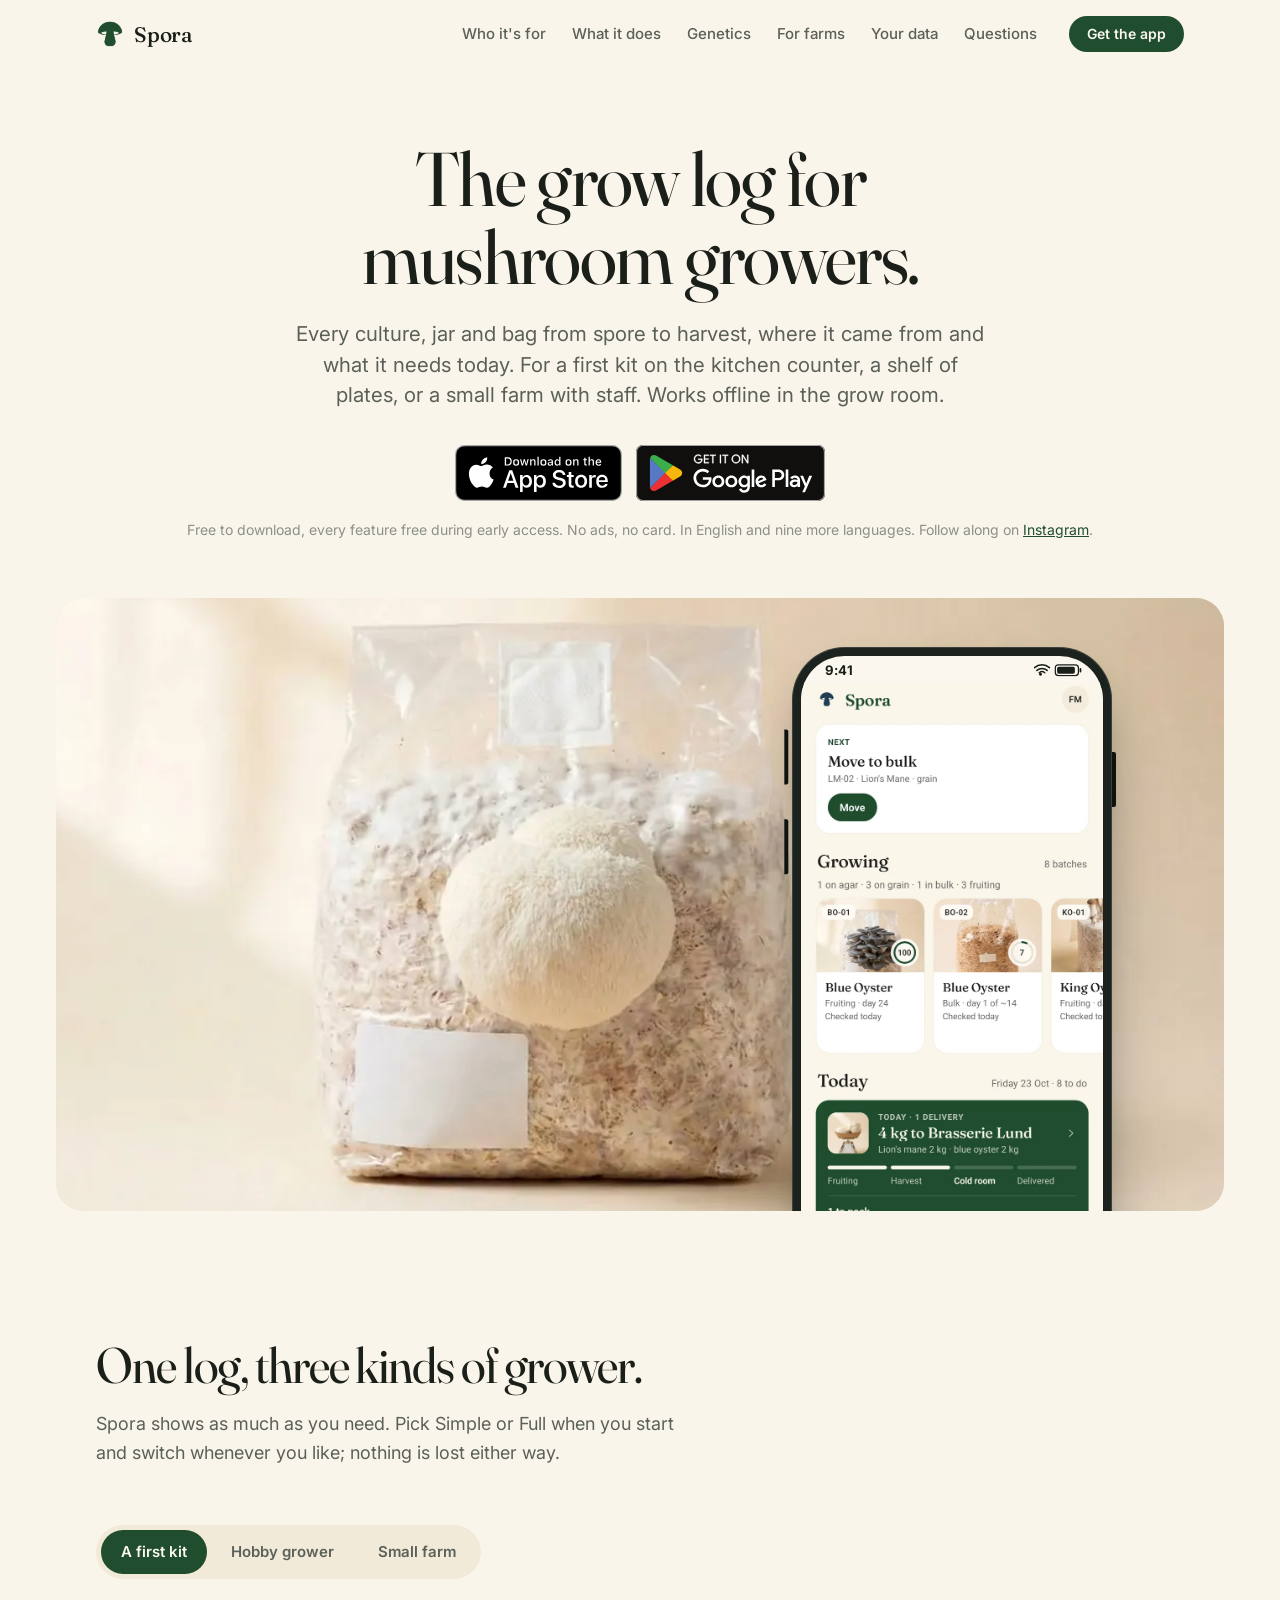
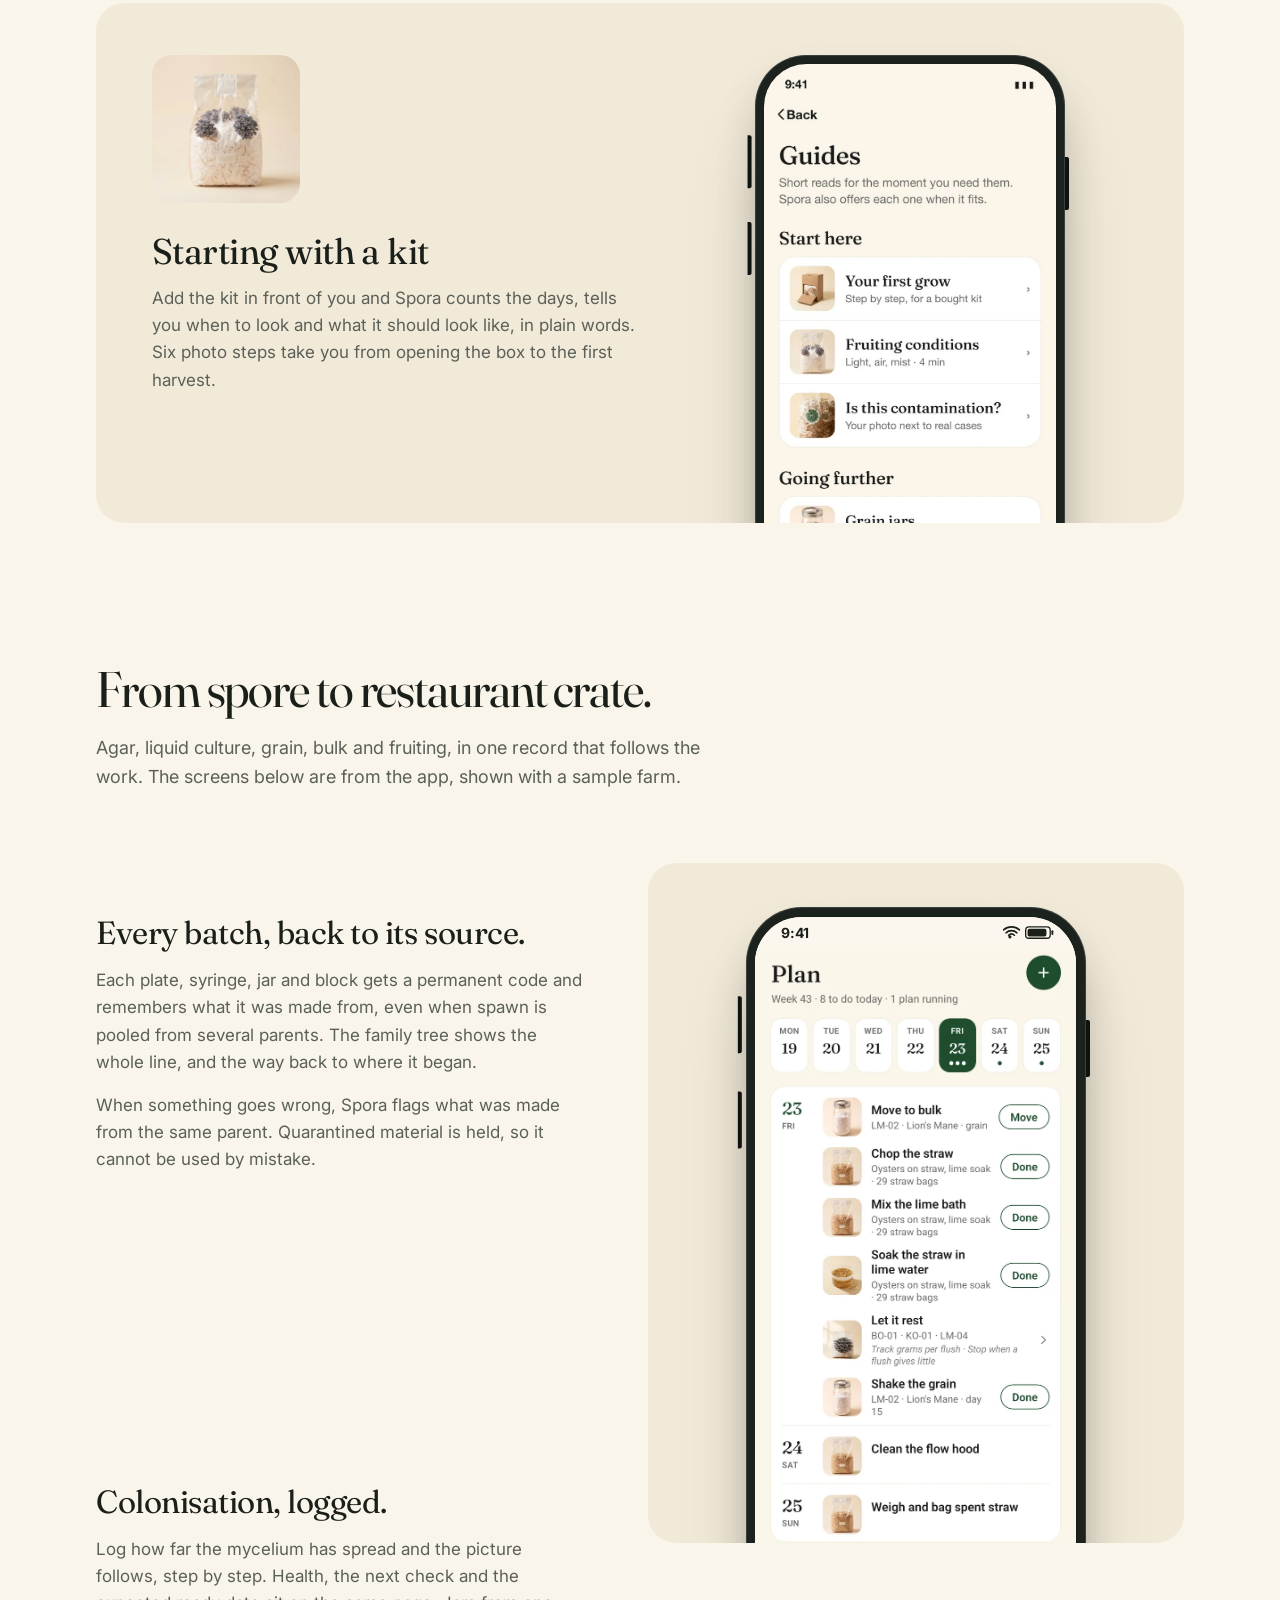
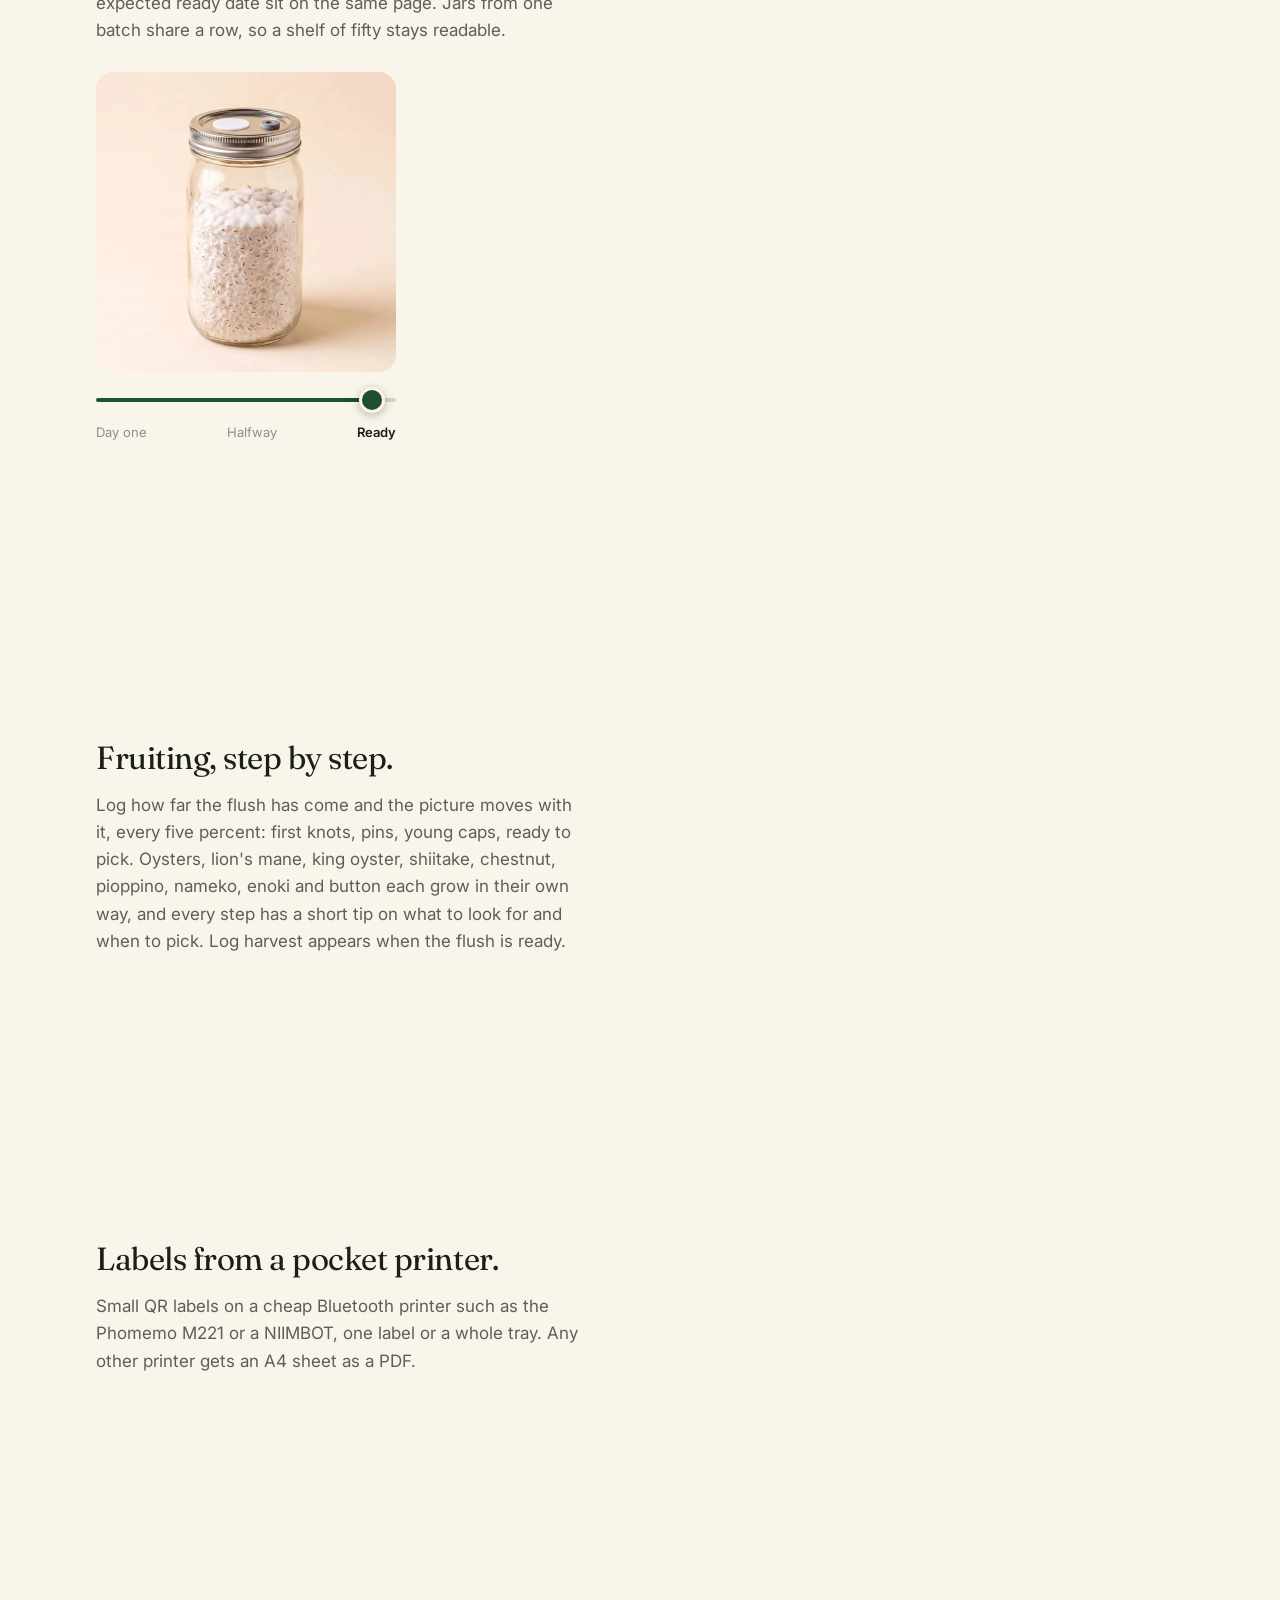
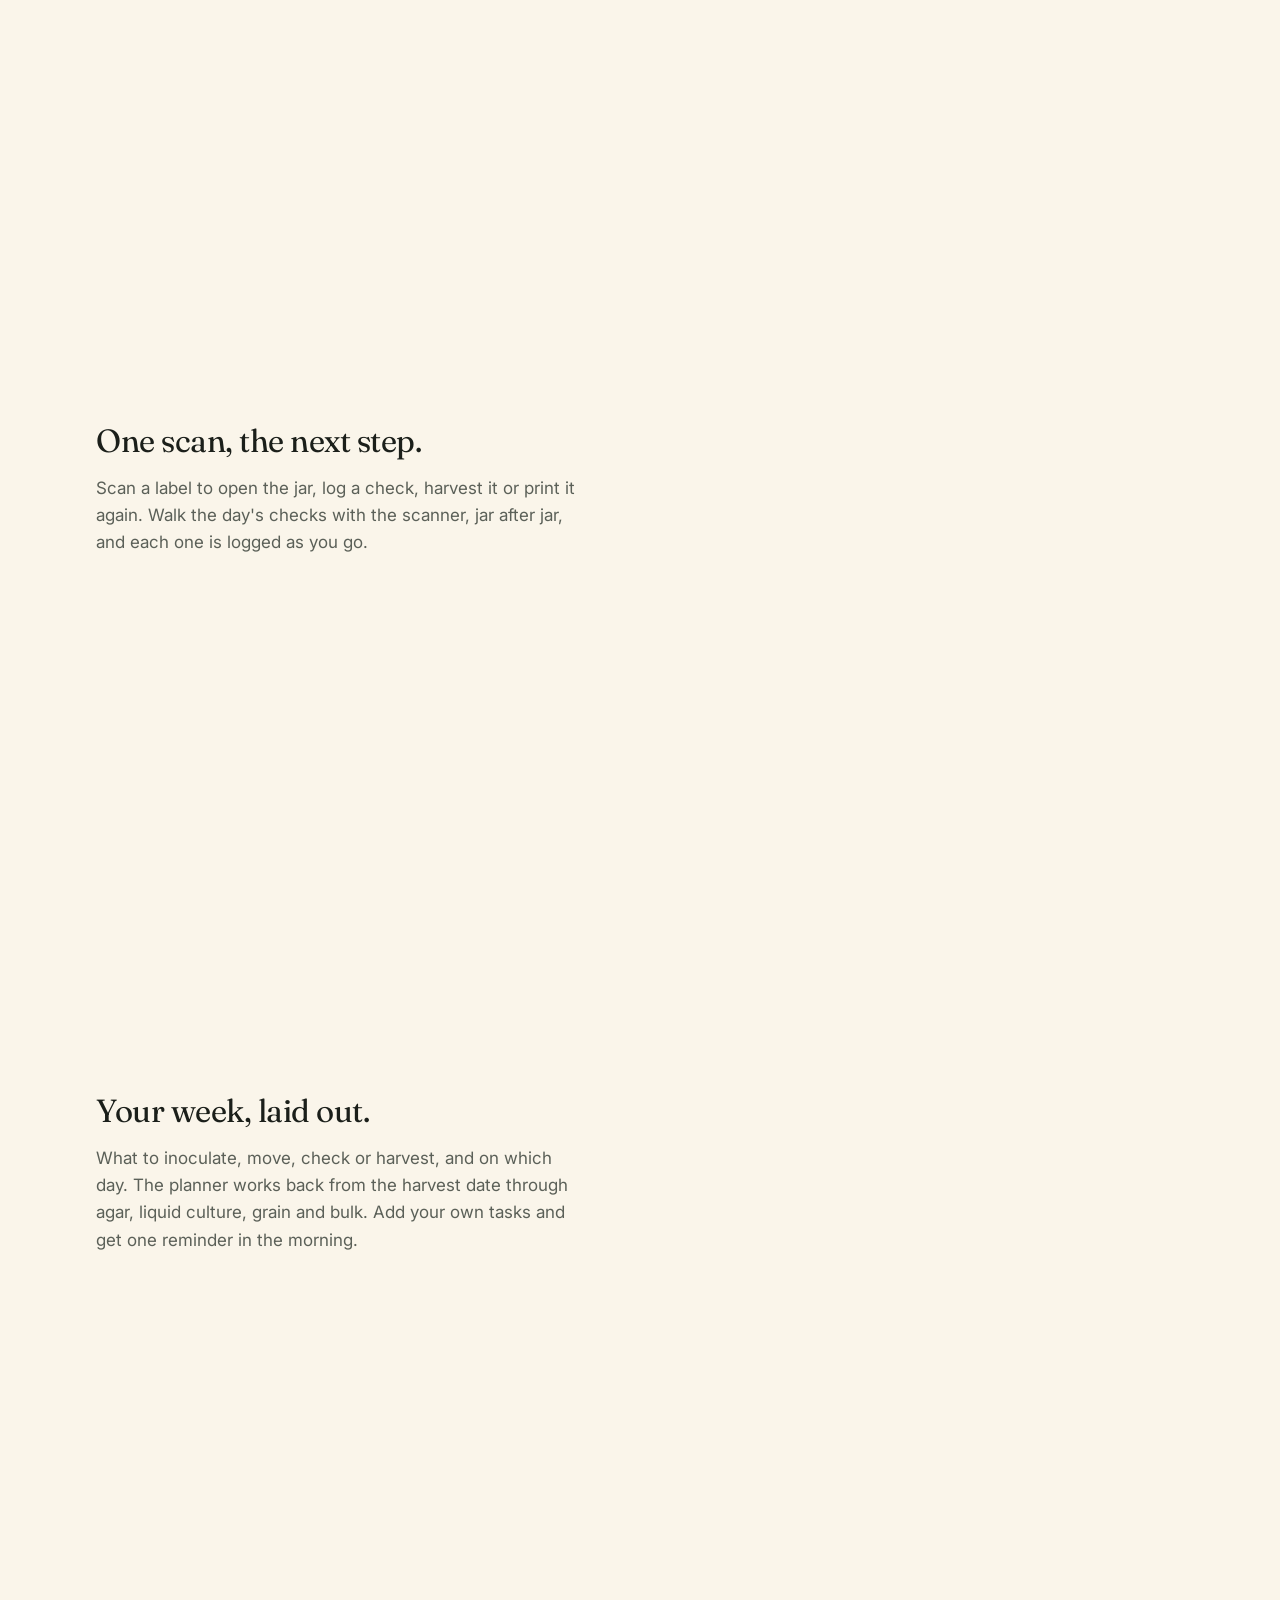
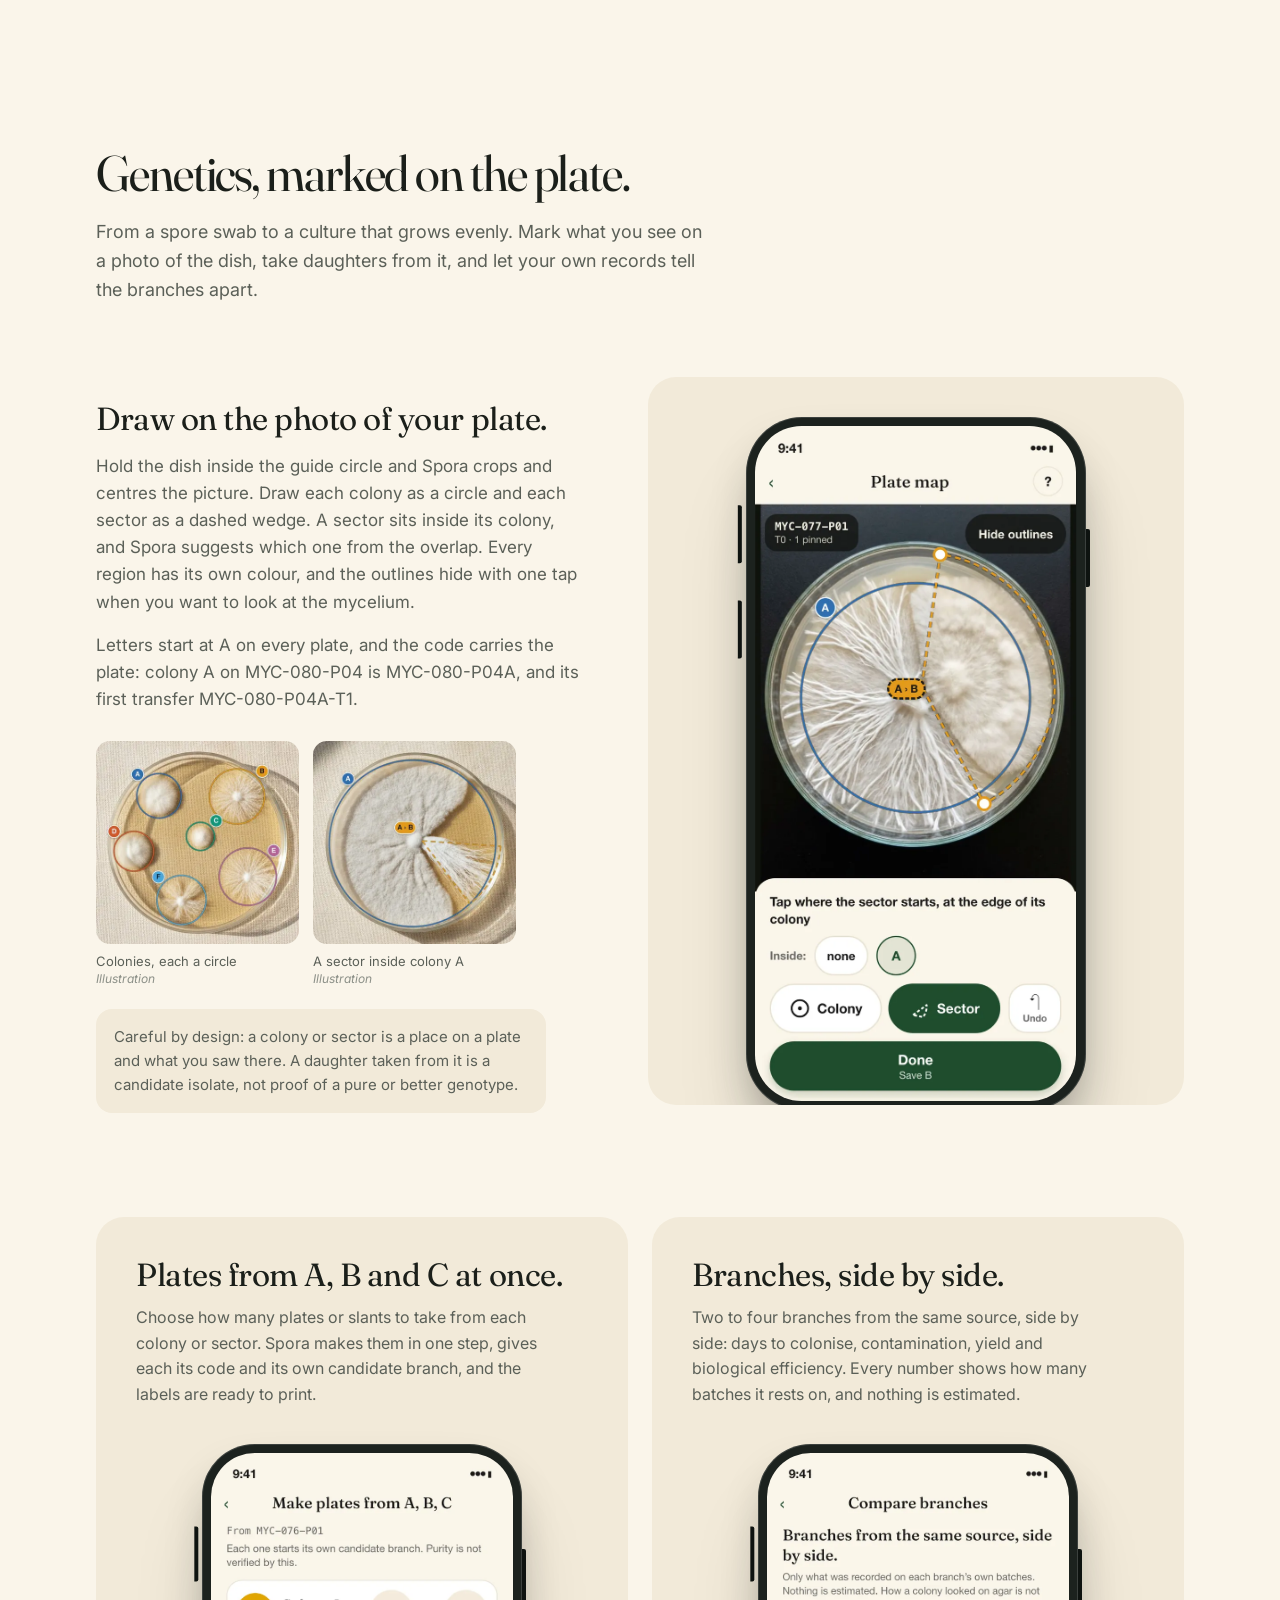
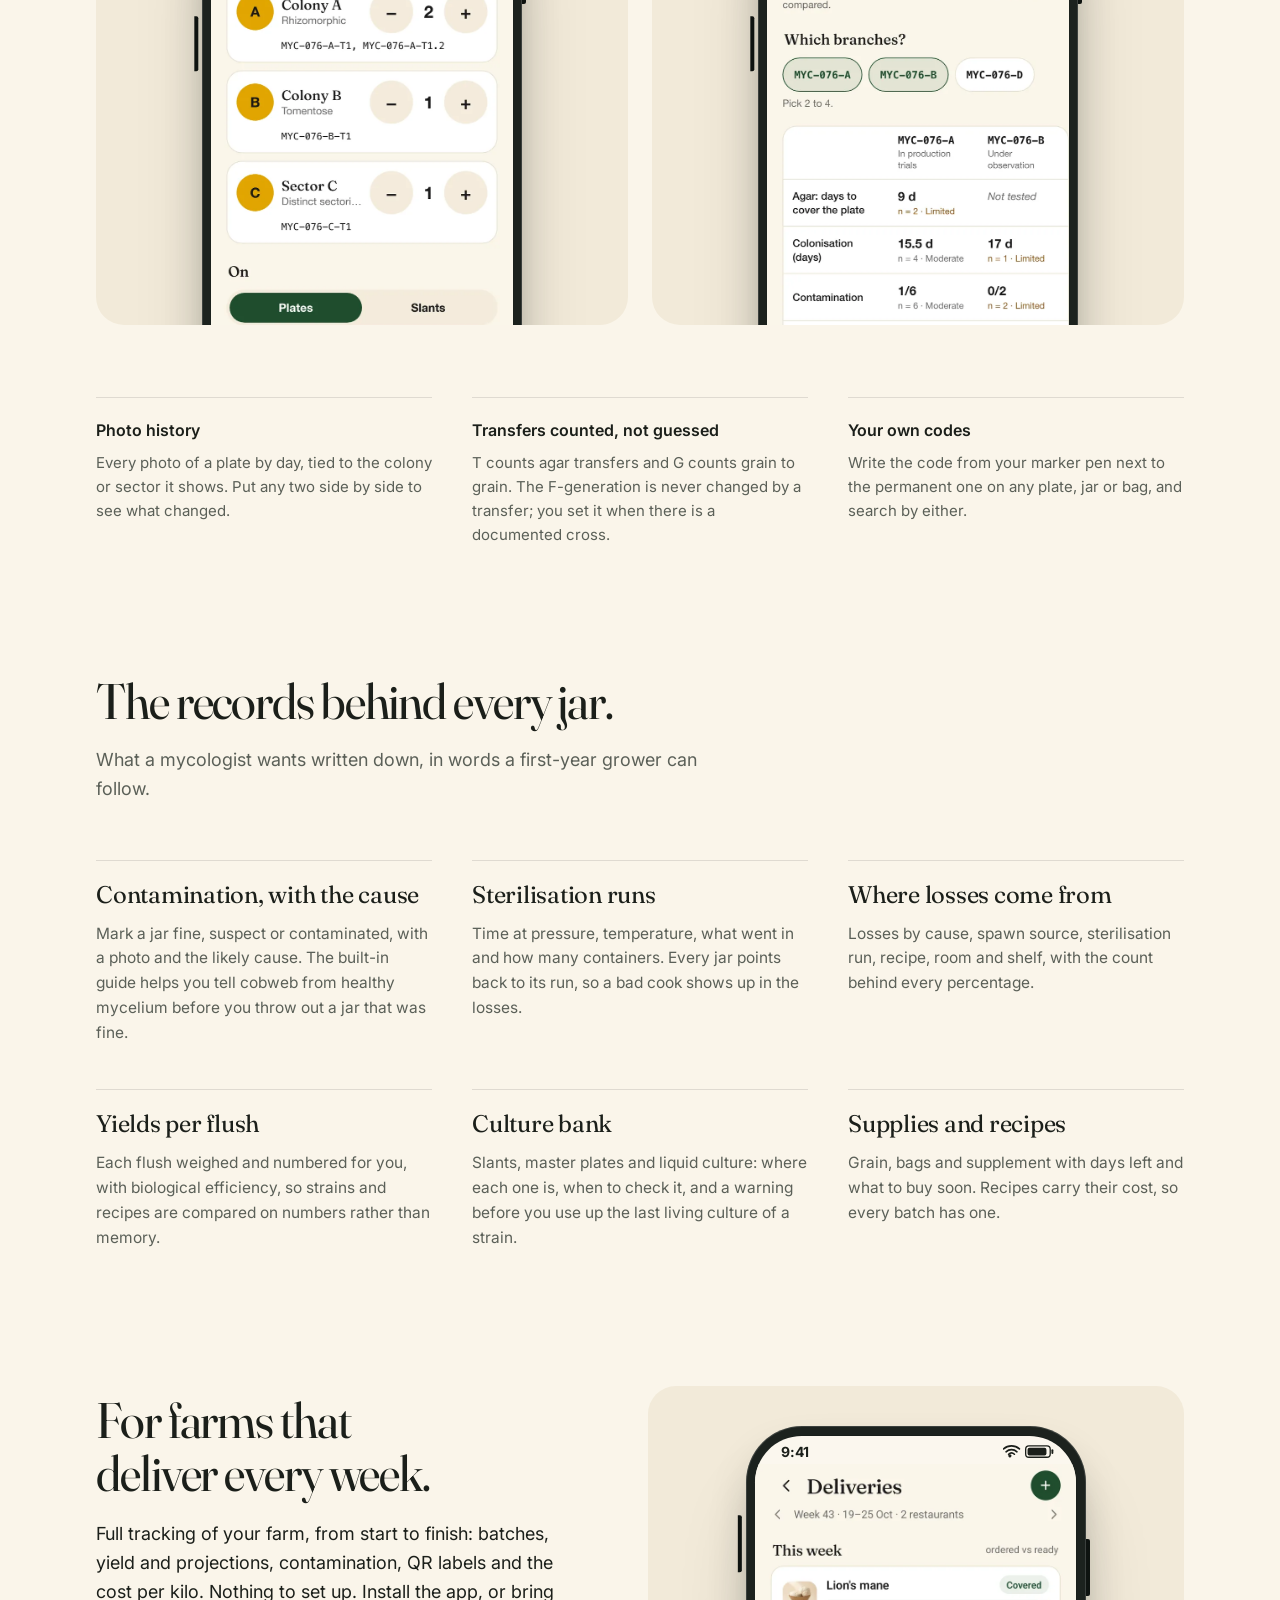
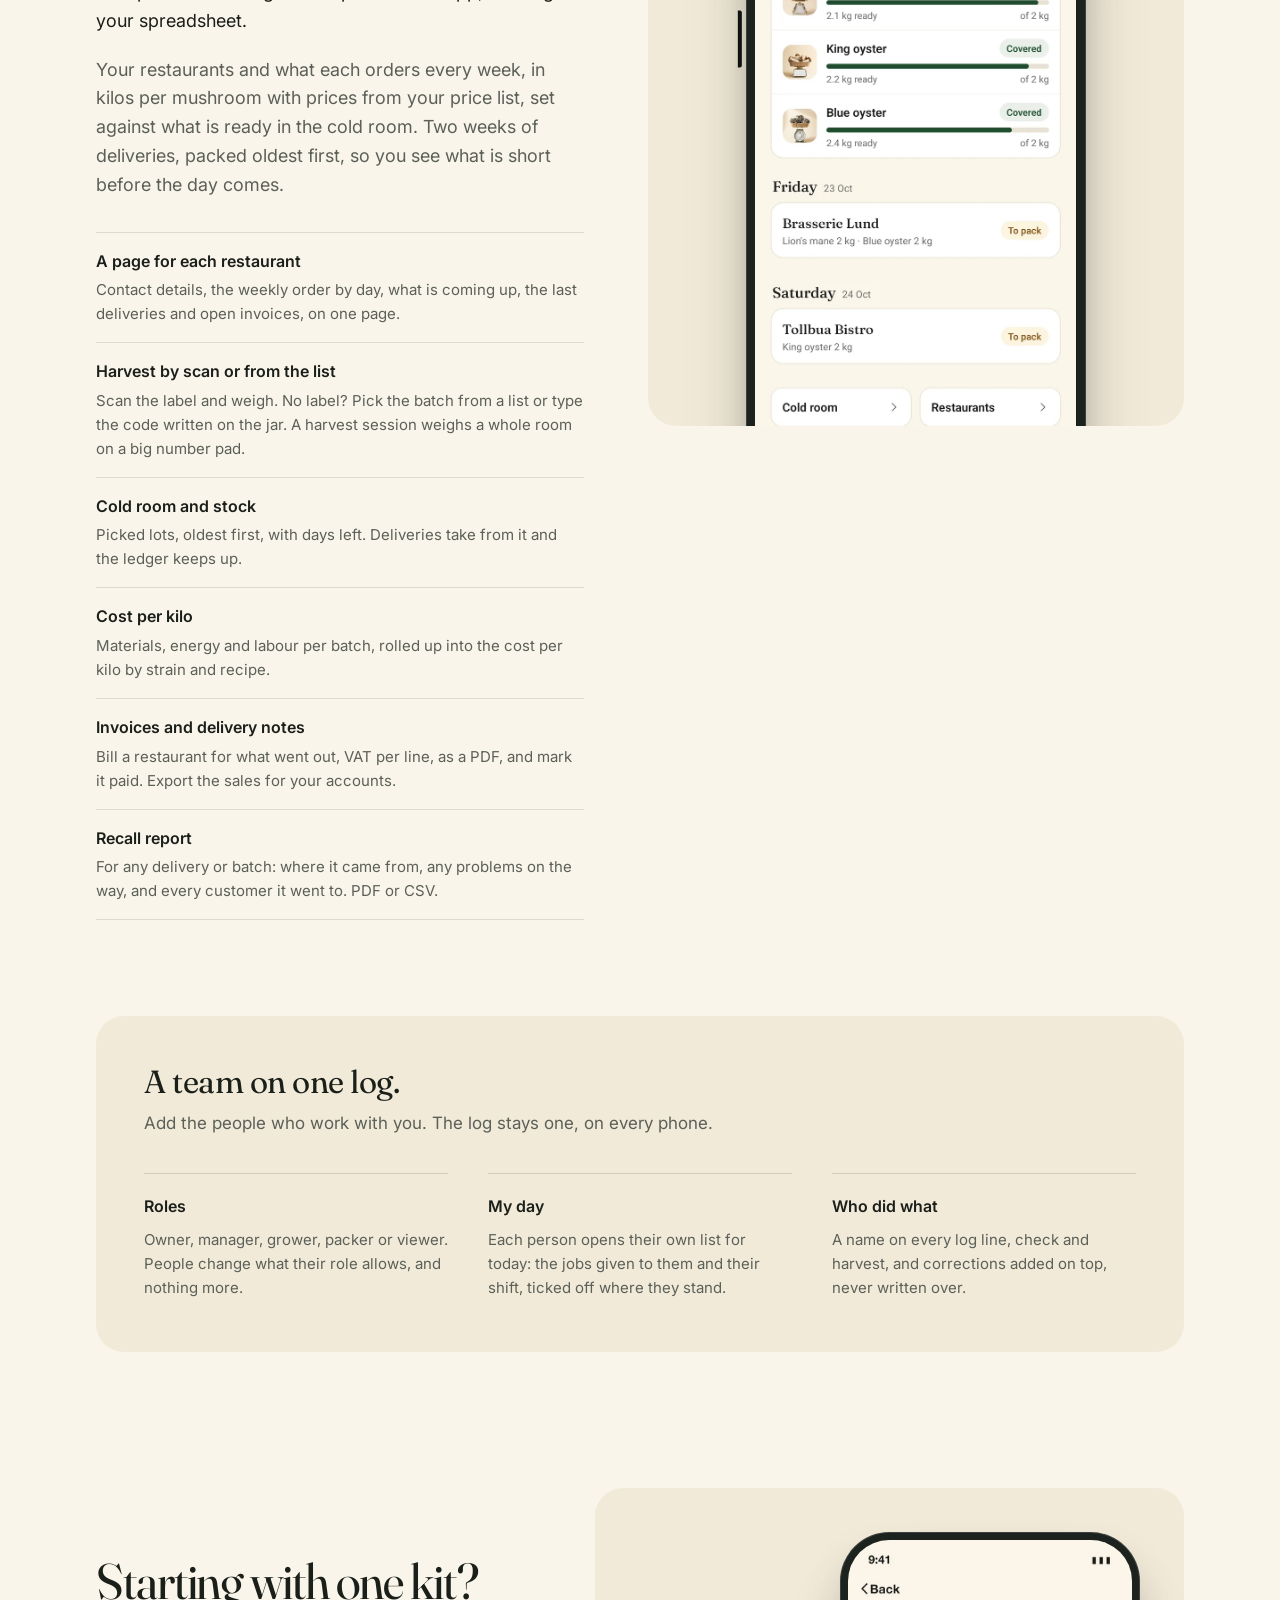
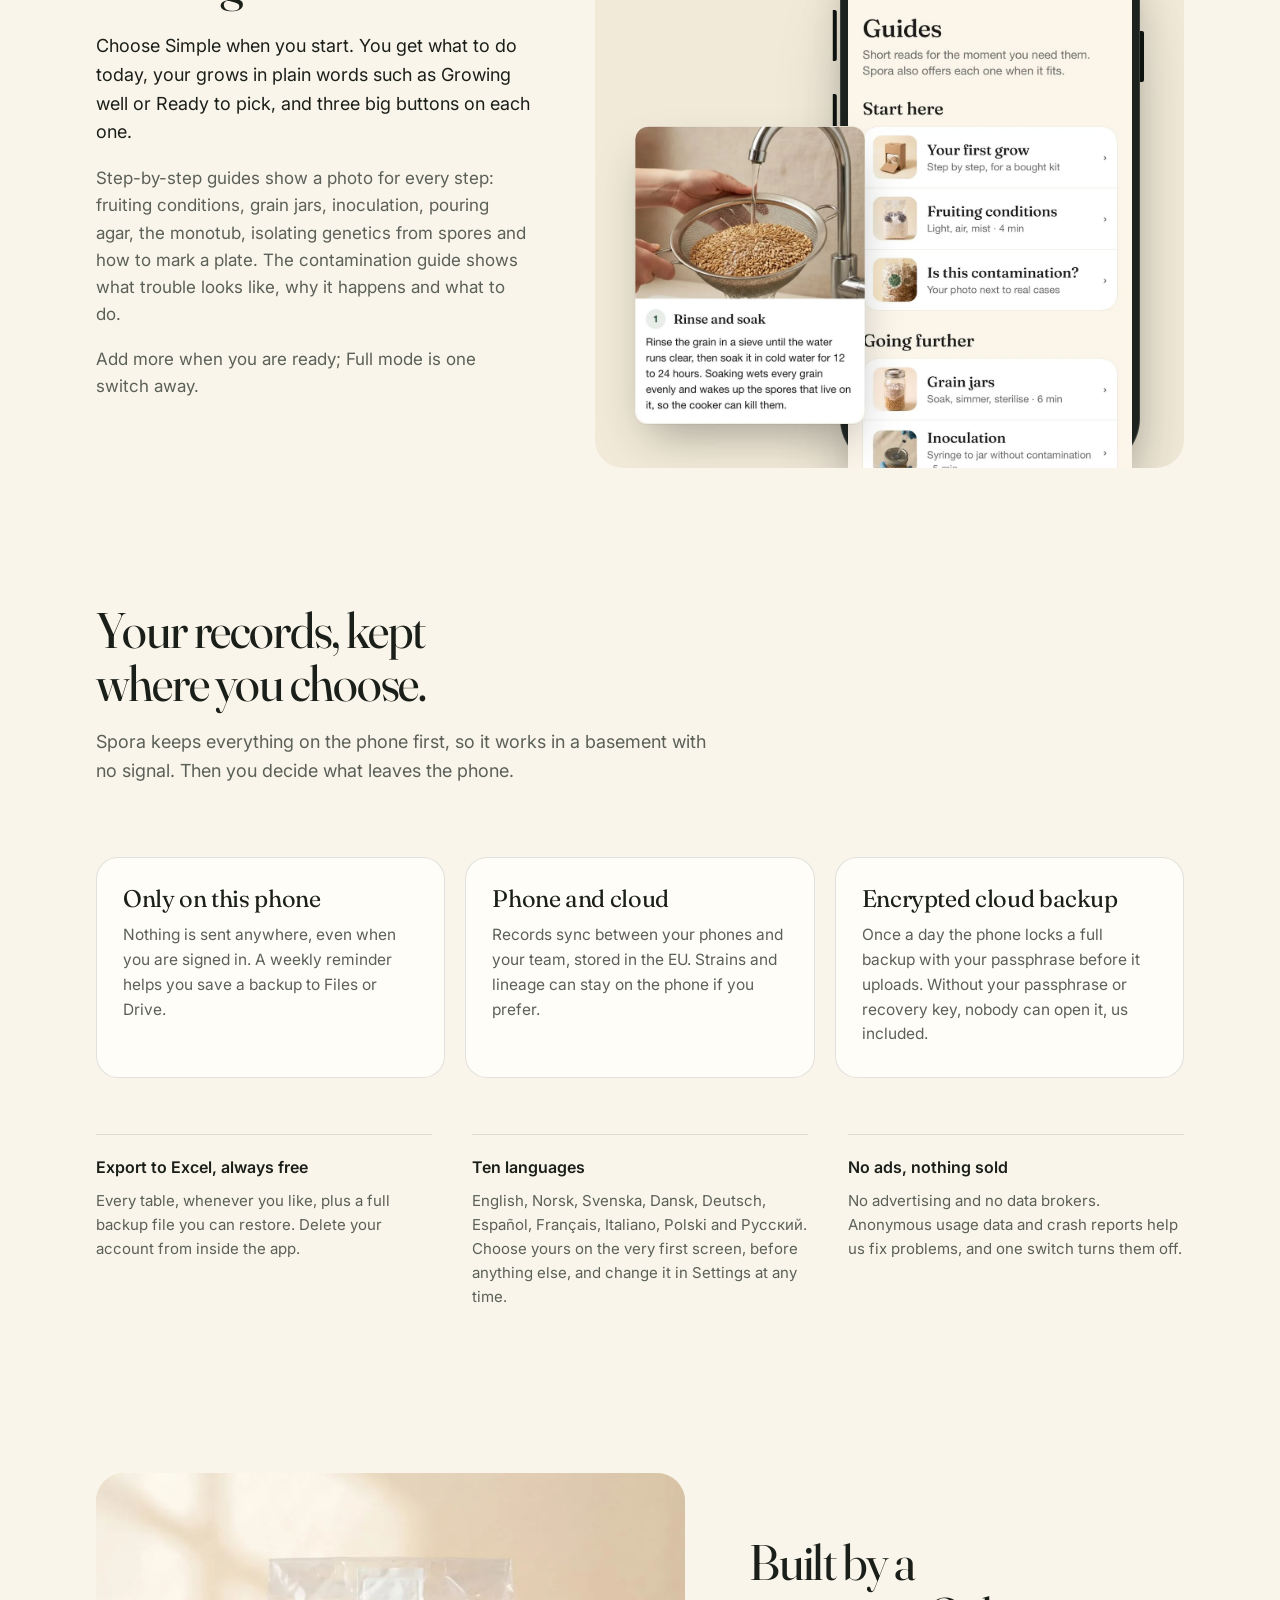
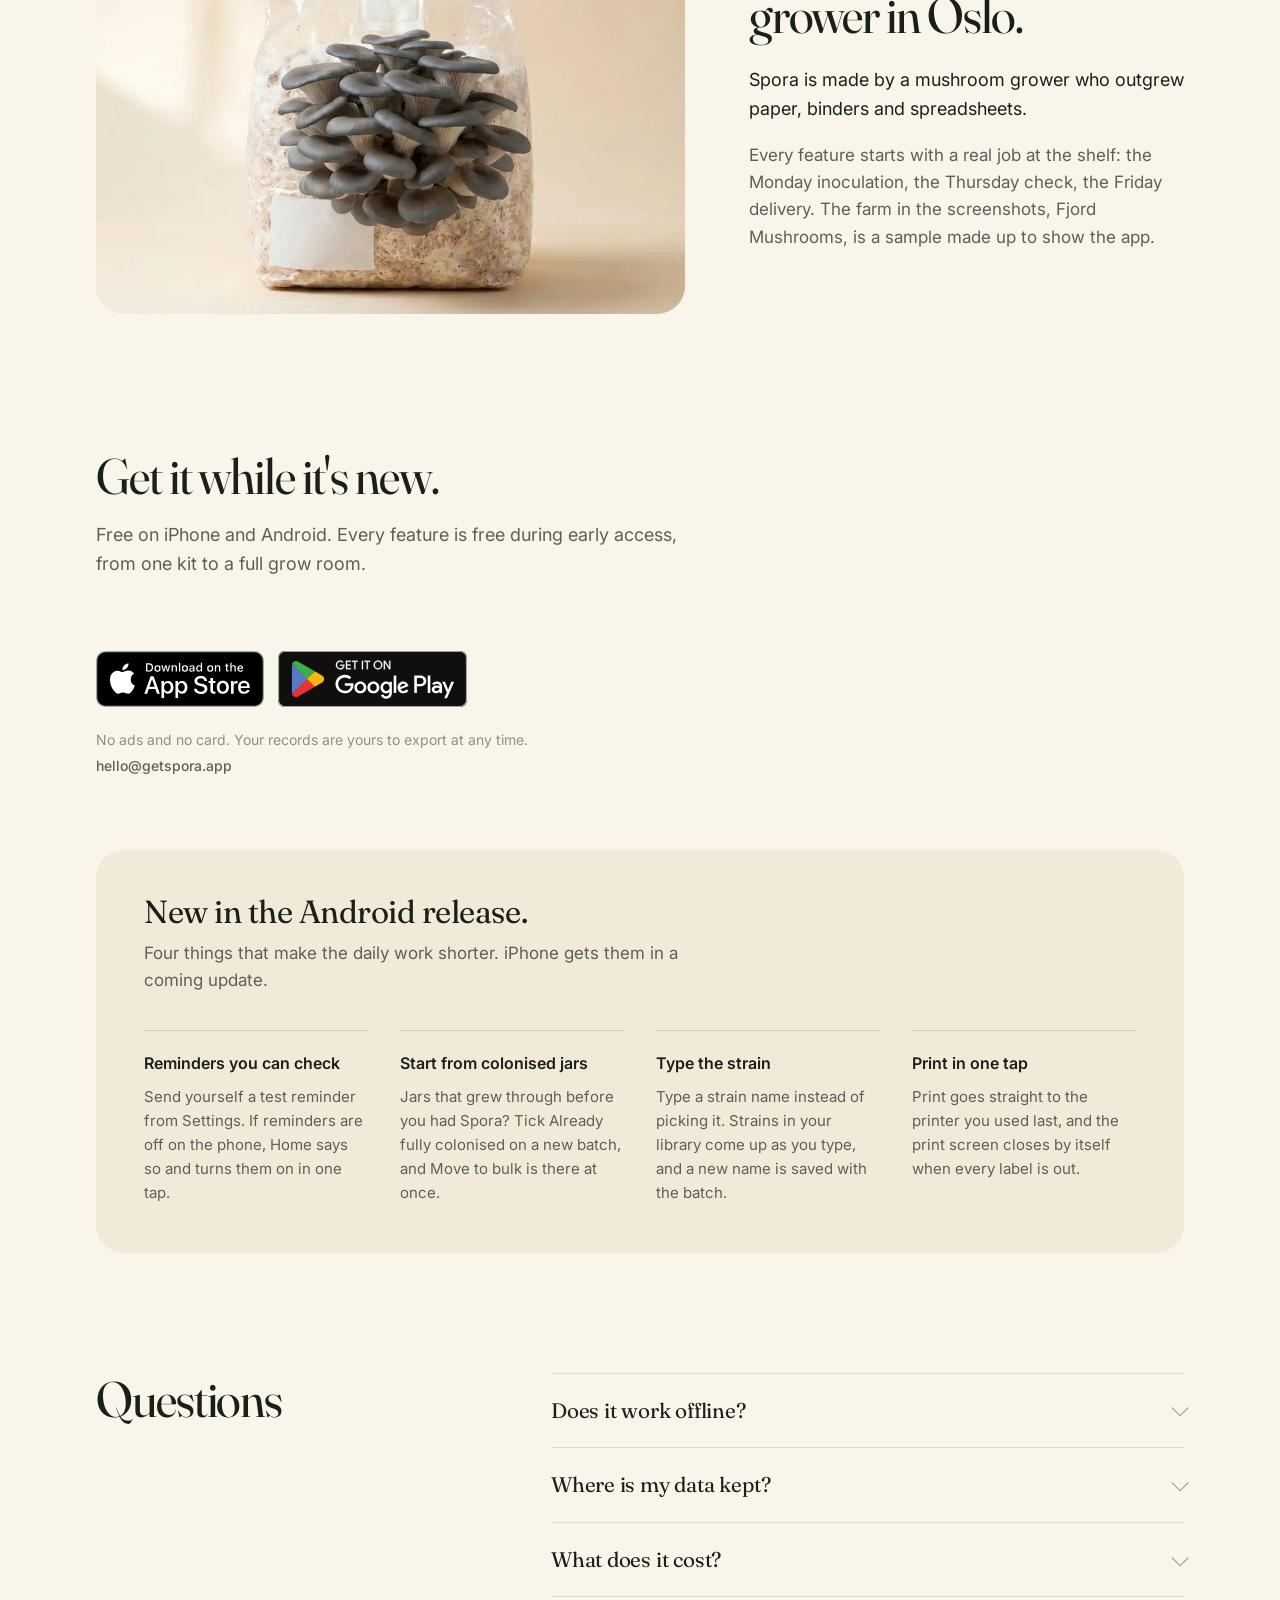
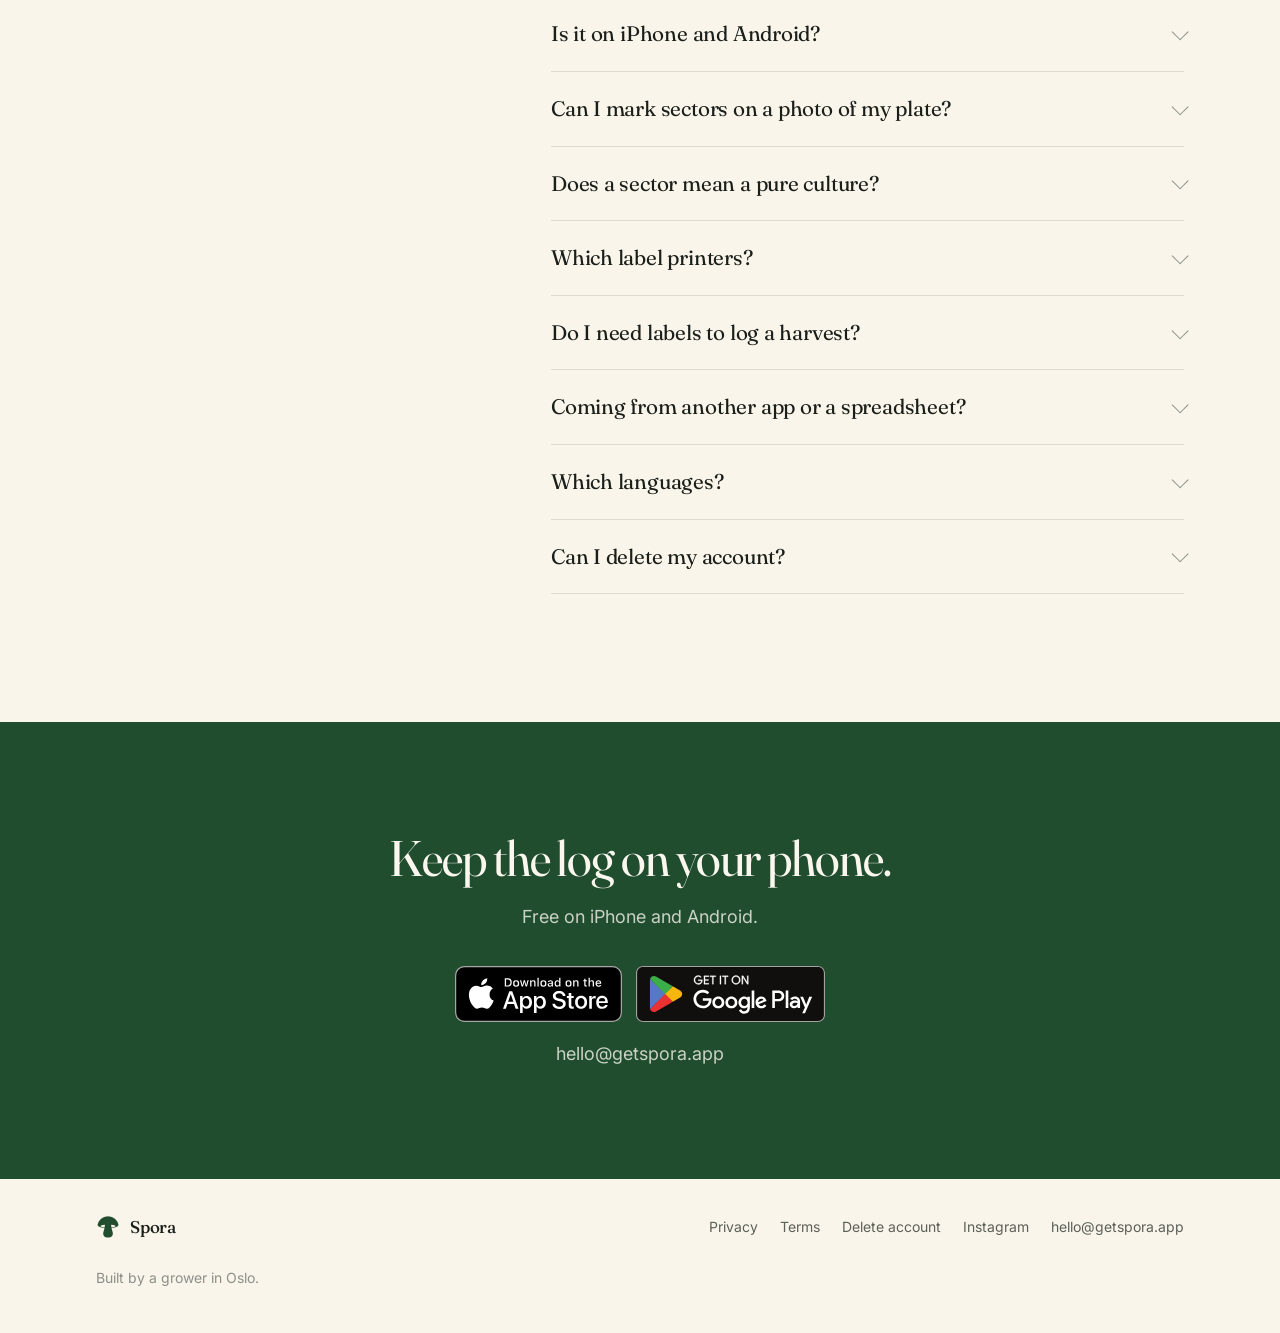
<file: index.html>
<!doctype html>
<html lang="en">
<head>
<meta charset="utf-8">
<meta name="viewport" content="width=device-width, initial-scale=1">
<title>Spora: the mushroom grow log, from spore to harvest</title>
<meta name="description" content="Spora is a grow log for mushroom growers, from a first kit to a small farm with staff. Lineage and family tree, a plate map for colonies and sectors, step-by-step guides with photos, QR labels and scanning, harvests, restaurant orders and a team log. Works offline, in 10 languages. Free on the App Store and Google Play.">
<link rel="canonical" href="https://getspora.app/">
<meta name="apple-itunes-app" content="app-id=6827535973">
<meta name="theme-color" content="#FAF5EA">
<meta name="color-scheme" content="light">
<meta property="og:type" content="website">
<meta property="og:site_name" content="Spora">
<meta property="og:title" content="Spora: the mushroom grow log, from spore to harvest">
<meta property="og:description" content="Lineage and family tree, a plate map for colonies and sectors, QR labels, harvests, restaurant orders and a team log. Works offline, in 10 languages. Free on the App Store and Google Play.">
<meta property="og:url" content="https://getspora.app/">
<meta property="og:image" content="https://getspora.app/og.jpg">
<meta property="og:image:width" content="1200">
<meta property="og:image:height" content="630">
<meta property="og:image:alt" content="Spora. The grow log for mushroom growers. Lion's mane on a kitchen scale.">
<meta property="og:locale" content="en_GB">
<meta name="twitter:card" content="summary_large_image">
<meta name="twitter:title" content="Spora: the mushroom grow log, from spore to harvest">
<meta name="twitter:description" content="Lineage and family tree, a plate map for colonies and sectors, QR labels, harvests, restaurant orders and a team log. Works offline, in 10 languages. Free on the App Store and Google Play.">
<meta name="twitter:image" content="https://getspora.app/og.jpg">
<link rel="icon" href="favicon.png" sizes="64x64" type="image/png">
<link rel="icon" href="favicon-32.png" sizes="32x32" type="image/png">
<link rel="apple-touch-icon" href="apple-touch-icon.png">
<link rel="preconnect" href="https://fonts.googleapis.com">
<link rel="preconnect" href="https://fonts.gstatic.com" crossorigin>
<link href="https://fonts.googleapis.com/css2?family=Fraunces:opsz,wght@9..144,400;9..144,500&family=Inter:wght@400;500;600&display=swap" rel="stylesheet">
<link rel="stylesheet" href="site.css">
<link rel="preload" as="image" href="img/screen-home.webp">
<script type="application/ld+json">
{"@context":"https://schema.org","@type":"SoftwareApplication","name":"Spora","applicationCategory":"BusinessApplication","operatingSystem":"Android, iOS","url":"https://getspora.app/","description":"A grow log for mushroom growers: lineage, a plate map for colony and sector isolation, step-by-step guides, QR labels, harvests, restaurant orders and a team log. Works offline.","inLanguage":["en","nb","sv","da","de","es","fr","it","pl","ru"],"offers":{"@type":"Offer","price":"0","priceCurrency":"USD"}}
</script>
</head>
<body>
<a class="skip" href="#main">Skip to content</a>

<svg width="0" height="0" style="position:absolute" aria-hidden="true" focusable="false">
  <symbol id="sb-right" viewBox="0 0 54 14">
    <path d="M9 11.5a1.7 1.7 0 1 0 0 .01Z" fill="currentColor"/>
    <path d="M3.2 7.2a8.6 8.6 0 0 1 11.6 0" fill="none" stroke="currentColor" stroke-width="1.7" stroke-linecap="round"/>
    <path d="M.6 4.1a12.6 12.6 0 0 1 16.8 0" fill="none" stroke="currentColor" stroke-width="1.7" stroke-linecap="round"/>
    <path d="M5.9 9.8a4.6 4.6 0 0 1 6.2 0" fill="none" stroke="currentColor" stroke-width="1.7" stroke-linecap="round"/>
    <rect x="24" y="1" width="26" height="12" rx="3.5" fill="none" stroke="currentColor" stroke-width="1.4"/>
    <rect x="26" y="3" width="20" height="8" rx="2" fill="currentColor"/>
    <rect x="51.3" y="4.5" width="2" height="5" rx="1" fill="currentColor"/>
  </symbol>
</svg>

<header class="top">
  <div class="wrap top-row">
    <a class="brand" href="/" aria-label="Spora home"><img src="logo.png" width="28" height="28" alt=""><span>Spora</span></a>
    <nav class="top-nav" aria-label="Sections">
      <a href="#who">Who it's for</a>
      <a href="#features">What it does</a>
      <a href="#genetics">Genetics</a>
      <a href="#farm">For farms</a>
      <a href="#data">Your data</a>
      <a href="#faq">Questions</a>
    </nav>
    <a class="btn btn-small" href="#access">Get the app</a>
  </div>
</header>

<main id="main">

<section class="hero">
  <div class="wrap">
    <h1>The grow log for mushroom growers.</h1>
    <p class="lede">Every culture, jar and bag from spore to harvest, where it came from and what it needs today. For a first kit on the kitchen counter, a shelf of plates, or a small farm with staff. Works offline in the grow room.</p>
    <div class="stores"><a class="store" href="https://apps.apple.com/app/id6827535973"><img src="img/badge-app-store.svg" width="120" height="40" alt="Download on the App Store"></a><a class="store" href="https://play.google.com/store/apps/details?id=app.spora.app"><img src="img/badge-google-play.svg" width="135" height="40" alt="Get it on Google Play"></a></div>
    <p class="fine">Free to download, every feature free during early access. No ads, no card. In English and nine more languages. Follow along on <a href="https://www.instagram.com/sporagrow/">Instagram</a>.</p>
  </div>
  <div class="wrap wrap-wide">
    <div class="stage">
      <img class="stage-photo" src="img/hero-lions-bag.webp" width="1280" height="720" alt="A lion's mane mushroom fruiting from a substrate bag, on a warm beige table." fetchpriority="high">
      <figure class="phone phone-hero">
        <div class="screen"><span class="bar" aria-hidden="true"><b>9:41</b><svg width="54" height="14"><use href="#sb-right"/></svg></span>
        <img src="img/screen-home.webp" width="720" height="1513" alt="The Spora home screen for the sample farm Fjord Mushrooms: the next task is to move batch LM-02 to bulk, eight batches are growing, and today's delivery of 4 kg to a restaurant is in the cold room."></div>
      </figure>
    </div>
  </div>
</section>

<section id="who" class="who">
  <div class="wrap">
    <header class="section-head">
      <h2>One log, three kinds of grower.</h2>
      <p>Spora shows as much as you need. Pick Simple or Full when you start and switch whenever you like; nothing is lost either way.</p>
    </header>
    <ul class="who-list">
      <li data-tab="A first kit" data-screen="img/screen-guides.webp" data-screen-alt="The Guides screen in Spora, a list of step-by-step guides with a photo for each.">
        <img src="img/stage-fruiting.webp" width="600" height="600" alt="A grow bag with clusters of blue oyster mushrooms." loading="lazy">
        <h3>Starting with a kit</h3>
        <p>Add the kit in front of you and Spora counts the days, tells you when to look and what it should look like, in plain words. Six photo steps take you from opening the box to the first harvest.</p>
      </li>
      <li data-tab="Hobby grower" data-screen-bar data-screen="img/screen-batches.webp" data-screen-alt="The Batches screen: batch LM-02 is ready to move to bulk substrate, then agar plates and grain jars listed by stage, each with its progress and the date it should be ready.">
        <img src="img/stage-agar.webp" width="600" height="600" alt="An agar plate with white mycelium growing out from the centre." loading="lazy">
        <h3>Serious hobby growers</h3>
        <p>Plates, liquid culture, grain and bulk with every parent recorded. Colonies and sectors marked on a photo of the plate, transfer counts, contamination with the cause, and the numbers to compare branches and recipes.</p>
      </li>
      <li data-tab="Small farm" data-screen-bar data-screen="img/screen-orders.webp" data-screen-alt="Deliveries for week 43: lion's mane, king oyster and blue oyster each marked covered, then Friday's and Saturday's restaurant orders.">
        <img src="img/farm-shelves.webp" width="640" height="794" alt="A metal rack holding three shelves of substrate bags." loading="lazy">
        <h3>Small farms with staff</h3>
        <p>Labels and a scanner on every shelf, harvests weighed by the crate, weekly restaurant orders, invoices and a recall report. Everyone on the team sees their own day.</p>
      </li>
    </ul>
  </div>
</section>

<section id="features" class="features">
  <div class="wrap">
    <header class="section-head">
      <h2>From spore to restaurant crate.</h2>
      <p>Agar, liquid culture, grain, bulk and fruiting, in one record that follows the work. The screens below are from the app, shown with a sample farm.</p>
    </header>

    <div class="tour" data-tour>
    <div class="tour-steps">
    <article class="row" data-step>
      <div class="row-text">
        <h3>Every batch, back to its source.</h3>
        <p>Each plate, syringe, jar and block gets a permanent code and remembers what it was made from, even when spawn is pooled from several parents. The family tree shows the whole line, and the way back to where it began.</p>
        <p>When something goes wrong, Spora flags what was made from the same parent. Quarantined material is held, so it cannot be used by mistake.</p>
      </div>
      <div class="row-media panel">
        <figure class="phone">
          <div class="screen">
          <img src="img/screen-family-tree.webp" width="720" height="1513" alt="A family tree from strain MYC-076 through agar plate P01 to two candidate isolates, A and D, and their transfers T1, T2 and T3." loading="lazy"></div>
        </figure>
      </div>
    </article>

    <article class="row row-flip" data-step>
      <div class="row-text">
        <h3>Colonisation, logged.</h3>
        <p>Log how far the mycelium has spread and the picture follows, step by step. Health, the next check and the expected ready date sit on the same page. Jars from one batch share a row, so a shelf of fifty stays readable.</p>
        <ul class="trio" aria-label="Coverage photos, day one to ready">
          <li><img src="img/coverage-day1.webp" width="600" height="600" alt="A grain jar on day one, no white yet." loading="lazy"><span>Day one</span></li>
          <li><img src="img/coverage-half.webp" width="600" height="600" alt="The same jar about half covered in white mycelium." loading="lazy"><span>Halfway</span></li>
          <li><img src="img/coverage-ready.webp" width="600" height="600" alt="The same jar fully white and ready to use." loading="lazy"><span>Ready</span></li>
        </ul>
      </div>
      <div class="row-media panel">
        <figure class="phone">
          <div class="screen"><span class="bar" aria-hidden="true"><b>9:41</b><svg width="54" height="14"><use href="#sb-right"/></svg></span>
          <img src="img/screen-batch.webp" width="720" height="1513" alt="A batch page for king oyster grain spawn, day 9 of about 18, 75 percent colonised, with a photo of the jar and a Log coverage button." loading="lazy"></div>
        </figure>
      </div>
    </article>

    <article class="row row-solo" data-step="photo">
      <div class="row-text">
        <div class="solo-copy">
        <h3>Fruiting, step by step.</h3>
        <p>Log how far the flush has come and the picture moves with it, every five percent: first knots, pins, young caps, ready to pick. Oysters, lion's mane, king oyster, shiitake, chestnut, pioppino, nameko, enoki and button each grow in their own way, and every step has a short tip on what to look for and when to pick. Log harvest appears when the flush is ready.</p>
        </div>
        <ul class="trio" aria-label="Fruiting pictures, first pins to ready to pick">
          <li><img src="img/fruit-pins.webp" width="600" height="600" alt="A closed grow bag with a small knot of pins on top of the white substrate." loading="lazy"><span>First pins</span></li>
          <li><img src="img/fruit-young.webp" width="600" height="600" alt="The same bag with a cluster of young mushrooms, caps still rounded." loading="lazy"><span>Young caps</span></li>
          <li><img src="img/fruit-ready.webp" width="600" height="600" alt="The same bag with the cluster grown out, caps opened and ready to pick." loading="lazy"><span>Ready to pick</span></li>
        </ul>
      </div>
    </article>
    <div class="pair">
      <article class="card" data-step>
        <div class="card-text">
          <h3>Labels from a pocket printer.</h3>
          <p>Small QR labels on a cheap Bluetooth printer such as the Phomemo M221 or a NIIMBOT, one label or a whole tray. Any other printer gets an A4 sheet as a PDF.</p>
        </div>
        <figure class="phone phone-crop">
          <div class="screen"><span class="bar" aria-hidden="true"><b>9:41</b><svg width="54" height="14"><use href="#sb-right"/></svg></span>
          <img src="img/screen-labels.webp" width="720" height="1513" alt="Label settings with a preview of a 30 by 20 millimetre label for blue oyster BO-02, with its QR code." loading="lazy"></div>
        </figure>
      </article>
      <article class="card" data-step>
        <div class="card-text">
          <h3>One scan, the next step.</h3>
          <p>Scan a label to open the jar, log a check, harvest it or print it again. Walk the day's checks with the scanner, jar after jar, and each one is logged as you go.</p>
        </div>
        <figure class="phone phone-crop">
          <div class="screen">
          <img src="img/screen-scan.webp" width="720" height="1513" alt="After scanning agar plate MYC-076-A-T2: how does it look, with Looks fine, Not sure and Contaminated, then Move, Create daughter culture, Put on hold and Print the label again." loading="lazy"></div>
        </figure>
      </article>
    </div>

    <article class="row row-after-pair" data-step>
      <div class="row-text">
        <h3>Your week, laid out.</h3>
        <p>What to inoculate, move, check or harvest, and on which day. The planner works back from the harvest date through agar, liquid culture, grain and bulk. Add your own tasks and get one reminder in the morning.</p>
      </div>
      <div class="row-media panel">
        <figure class="phone">
          <div class="screen"><span class="bar" aria-hidden="true"><b>9:41</b><svg width="54" height="14"><use href="#sb-right"/></svg></span>
          <img src="img/screen-plan.webp" width="720" height="1513" alt="The Plan tab for week 43: a strip of days along the top and the tasks for Friday, like chop the straw and shake the grain, each with a Done button." loading="lazy"></div>
        </figure>
      </div>
    </article>
    </div>
    </div>
  </div>
</section>

<section id="genetics" class="genetics">
  <div class="wrap">
    <header class="section-head">
      <h2>Genetics, marked on the plate.</h2>
      <p>From a spore swab to a culture that grows evenly. Mark what you see on a photo of the dish, take daughters from it, and let your own records tell the branches apart.</p>
    </header>

    <article class="row">
      <div class="row-text">
        <h3>Draw on the photo of your plate.</h3>
        <p>Hold the dish inside the guide circle and Spora crops and centres the picture. Draw each colony as a circle and each sector as a dashed wedge. A sector sits inside its colony, and Spora suggests which one from the overlap. Every region has its own colour, and the outlines hide with one tap when you want to look at the mycelium.</p>
        <p>Letters start at A on every plate, and the code carries the plate: colony A on <span class="code">MYC-080-P04</span> is <span class="code">MYC-080-P04A</span>, and its first transfer <span class="code">MYC-080-P04A-T1</span>.</p>
        <ul class="plates" aria-label="How colonies and sectors are marked">
          <li><figure><img src="img/plate-colonies.webp" width="440" height="440" alt="A multispore agar plate with six separate colonies, each circled in its own colour and lettered A to F." loading="lazy"><figcaption>Colonies, each a circle<i>Illustration</i></figcaption></figure></li>
          <li><figure><img src="img/plate-sector.webp" width="440" height="440" alt="One colony circled as A, with a brighter, stranded wedge inside it outlined with a dashed line and labelled A then B." loading="lazy"><figcaption>A sector inside colony A<i>Illustration</i></figcaption></figure></li>
        </ul>
        <p class="row-aside">Careful by design: a colony or sector is a place on a plate and what you saw there. A daughter taken from it is a candidate isolate, not proof of a pure or better genotype.</p>
      </div>
      <div class="row-media panel row-media-tall row-media-plate">
        <figure class="phone">
          <div class="screen">
          <img src="img/screen-plate-map.webp" width="720" height="1513" alt="The plate map for MYC-077-P01: colony A drawn as a blue circle on the photo of the dish and a sector, A then B, drawn as a dashed orange wedge inside it, with Colony, Sector, Undo and Done buttons." loading="lazy"></div>
        </figure>
      </div>
    </article>

    <div class="pair">
      <article class="card">
        <div class="card-text">
          <h3>Plates from A, B and C at once.</h3>
          <p>Choose how many plates or slants to take from each colony or sector. Spora makes them in one step, gives each its code and its own candidate branch, and the labels are ready to print.</p>
        </div>
        <figure class="phone phone-crop">
          <div class="screen">
          <img src="img/screen-make-plates.webp" width="720" height="1513" alt="Make plates from A, B, C: two plates from colony A, one from colony B and one from sector C, each with its new code, on plates or slants, and a Make 4 plates button." loading="lazy"></div>
        </figure>
      </article>
      <article class="card">
        <div class="card-text">
          <h3>Branches, side by side.</h3>
          <p>Two to four branches from the same source, side by side: days to colonise, contamination, yield and biological efficiency. Every number shows how many batches it rests on, and nothing is estimated.</p>
        </div>
        <figure class="phone phone-crop">
          <div class="screen">
          <img src="img/screen-compare.webp" width="720" height="1513" alt="Compare branches MYC-076-A and MYC-076-B: days to cover the plate, colonisation days and contamination, each value with its sample size, n equals 2 or more, and Not tested where there is no record." loading="lazy"></div>
        </figure>
      </article>
    </div>

    <dl class="lab-more">
      <div><dt>Photo history</dt><dd>Every photo of a plate by day, tied to the colony or sector it shows. Put any two side by side to see what changed.</dd></div>
      <div><dt>Transfers counted, not guessed</dt><dd>T counts agar transfers and G counts grain to grain. The F-generation is never changed by a transfer; you set it when there is a documented cross.</dd></div>
      <div><dt>Your own codes</dt><dd>Write the code from your marker pen next to the permanent one on any plate, jar or bag, and search by either.</dd></div>
    </dl>
  </div>
</section>

<section id="lab" class="lab">
  <div class="wrap">
    <header class="section-head">
      <h2>The records behind every jar.</h2>
      <p>What a mycologist wants written down, in words a first-year grower can follow.</p>
    </header>
    <dl class="lab-list">
      <div><dt>Contamination, with the cause</dt><dd>Mark a jar fine, suspect or contaminated, with a photo and the likely cause. The built-in guide helps you tell cobweb from healthy mycelium before you throw out a jar that was fine.</dd></div>
      <div><dt>Sterilisation runs</dt><dd>Time at pressure, temperature, what went in and how many containers. Every jar points back to its run, so a bad cook shows up in the losses.</dd></div>
      <div><dt>Where losses come from</dt><dd>Losses by cause, spawn source, sterilisation run, recipe, room and shelf, with the count behind every percentage.</dd></div>
      <div><dt>Yields per flush</dt><dd>Each flush weighed and numbered for you, with biological efficiency, so strains and recipes are compared on numbers rather than memory.</dd></div>
      <div><dt>Culture bank</dt><dd>Slants, master plates and liquid culture: where each one is, when to check it, and a warning before you use up the last living culture of a strain.</dd></div>
      <div><dt>Supplies and recipes</dt><dd>Grain, bags and supplement with days left and what to buy soon. Recipes carry their cost, so every batch has one.</dd></div>
    </dl>
  </div>
</section>

<section id="farm" class="farm-sec">
  <div class="wrap">
    <article class="row">
      <div class="row-text">
        <h2>For farms that deliver every week.</h2>
        <p class="farm-intro">Full tracking of your farm, from start to finish: batches, yield and projections, contamination, QR labels and the cost per kilo. Nothing to set up. Install the app, or bring your spreadsheet.</p>
        <p>Your restaurants and what each orders every week, in kilos per mushroom with prices from your price list, set against what is ready in the cold room. Two weeks of deliveries, packed oldest first, so you see what is short before the day comes.</p>
        <dl class="farm-list">
          <div><dt>A page for each restaurant</dt><dd>Contact details, the weekly order by day, what is coming up, the last deliveries and open invoices, on one page.</dd></div>
          <div><dt>Harvest by scan or from the list</dt><dd>Scan the label and weigh. No label? Pick the batch from a list or type the code written on the jar. A harvest session weighs a whole room on a big number pad.</dd></div>
          <div><dt>Cold room and stock</dt><dd>Picked lots, oldest first, with days left. Deliveries take from it and the ledger keeps up.</dd></div>
          <div><dt>Cost per kilo</dt><dd>Materials, energy and labour per batch, rolled up into the cost per kilo by strain and recipe.</dd></div>
          <div><dt>Invoices and delivery notes</dt><dd>Bill a restaurant for what went out, VAT per line, as a PDF, and mark it paid. Export the sales for your accounts.</dd></div>
          <div><dt>Recall report</dt><dd>For any delivery or batch: where it came from, any problems on the way, and every customer it went to. PDF or CSV.</dd></div>
        </dl>
      </div>
      <div class="row-media panel row-media-tall">
        <figure class="phone">
          <div class="screen"><span class="bar" aria-hidden="true"><b>9:41</b><svg width="54" height="14"><use href="#sb-right"/></svg></span>
          <img src="img/screen-orders.webp" width="720" height="1513" alt="Deliveries for week 43: lion's mane, king oyster and blue oyster each marked covered, then Friday's and Saturday's restaurant orders." loading="lazy"></div>
        </figure>
      </div>
    </article>

    <div class="team">
      <header class="team-head">
        <h3>A team on one log.</h3>
        <p>Add the people who work with you. The log stays one, on every phone.</p>
      </header>
      <dl class="lab-more">
        <div><dt>Roles</dt><dd>Owner, manager, grower, packer or viewer. People change what their role allows, and nothing more.</dd></div>
        <div><dt>My day</dt><dd>Each person opens their own list for today: the jobs given to them and their shift, ticked off where they stand.</dd></div>
        <div><dt>Who did what</dt><dd>A name on every log line, check and harvest, and corrections added on top, never written over.</dd></div>
      </dl>
    </div>
  </div>
</section>

<section id="start" class="beginner">
  <div class="wrap">
    <div class="farm-grid farm-grid-flip">
      <div class="guides-media" role="img" aria-label="The Guides screen in Spora, with a guide step from Grain jars: a photo of grain rinsed in a sieve under the tap, then step 1, Rinse and soak.">
        <figure class="phone">
          <div class="screen"><img src="img/screen-guides.webp" width="720" height="1513" alt="" loading="lazy"></div>
        </figure>
        <img class="guide-card" src="img/guide-step.webp" width="560" height="726" alt="" loading="lazy">
      </div>
      <div class="farm-text">
        <h2>Starting with one kit?</h2>
        <p>Choose Simple when you start. You get what to do today, your grows in plain words such as Growing well or Ready to pick, and three big buttons on each one.</p>
        <p>Step-by-step guides show a photo for every step: fruiting conditions, grain jars, inoculation, pouring agar, the monotub, isolating genetics from spores and how to mark a plate. The contamination guide shows what trouble looks like, why it happens and what to do.</p>
        <p>Add more when you are ready; Full mode is one switch away.</p>
      </div>
    </div>
  </div>
</section>

<section id="data" class="data">
  <div class="wrap">
    <header class="section-head">
      <h2>Your records, kept where you choose.</h2>
      <p>Spora keeps everything on the phone first, so it works in a basement with no signal. Then you decide what leaves the phone.</p>
    </header>
    <ul class="where">
      <li><h3>Only on this phone</h3><p>Nothing is sent anywhere, even when you are signed in. A weekly reminder helps you save a backup to Files or Drive.</p></li>
      <li><h3>Phone and cloud</h3><p>Records sync between your phones and your team, stored in the EU. Strains and lineage can stay on the phone if you prefer.</p></li>
      <li><h3>Encrypted cloud backup</h3><p>Once a day the phone locks a full backup with your passphrase before it uploads. Without your passphrase or recovery key, nobody can open it, us included.</p></li>
    </ul>
    <dl class="lab-more">
      <div><dt>Export to Excel, always free</dt><dd>Every table, whenever you like, plus a full backup file you can restore. Delete your account from inside the app.</dd></div>
      <div><dt>Ten languages</dt><dd>English, Norsk, Svenska, Dansk, Deutsch, Español, Français, Italiano, Polski and Русский. Choose yours on the very first screen, before anything else, and change it in Settings at any time.</dd></div>
      <div><dt>No ads, nothing sold</dt><dd>No advertising and no data brokers. Anonymous usage data and crash reports help us fix problems, and one switch turns them off.</dd></div>
    </dl>
  </div>
</section>

<section id="about" class="farm">
  <div class="wrap">
    <div class="farm-grid">
      <img class="farm-photo" src="img/farm-blue-fruiting.webp" width="1280" height="720" alt="A bag of blue oyster mushrooms fruiting in window light." loading="lazy">
      <div class="farm-text">
        <h2>Built by a grower in Oslo.</h2>
        <p>Spora is made by a mushroom grower who outgrew paper, binders and spreadsheets.</p>
        <p>Every feature starts with a real job at the shelf: the Monday inoculation, the Thursday check, the Friday delivery. The farm in the screenshots, Fjord Mushrooms, is a sample made up to show the app.</p>
      </div>
    </div>
  </div>
</section>

<section id="access" class="access">
  <div class="wrap">
    <header class="section-head">
      <h2>Get it while it's new.</h2>
      <p>Free on iPhone and Android. Every feature is free during early access, from one kit to a full grow room.</p>
    </header>
    <div class="stores"><a class="store" href="https://apps.apple.com/app/id6827535973"><img src="img/badge-app-store.svg" width="120" height="40" alt="Download on the App Store"></a><a class="store" href="https://play.google.com/store/apps/details?id=app.spora.app"><img src="img/badge-google-play.svg" width="135" height="40" alt="Get it on Google Play"></a></div>
    <p class="fine">No ads and no card. Your records are yours to export at any time. <span class="mail">hello@getspora.app</span></p>
    <div class="news" id="android">
      <header class="news-head">
        <h3>New in the Android release.</h3>
        <p>Four things that make the daily work shorter. iPhone gets them in a coming update.</p>
      </header>
      <dl class="news-list">
        <div><dt>Reminders you can check</dt><dd>Send yourself a test reminder from Settings. If reminders are off on the phone, Home says so and turns them on in one tap.</dd></div>
        <div><dt>Start from colonised jars</dt><dd>Jars that grew through before you had Spora? Tick Already fully colonised on a new batch, and Move to bulk is there at once.</dd></div>
        <div><dt>Type the strain</dt><dd>Type a strain name instead of picking it. Strains in your library come up as you type, and a new name is saved with the batch.</dd></div>
        <div><dt>Print in one tap</dt><dd>Print goes straight to the printer you used last, and the print screen closes by itself when every label is out.</dd></div>
      </dl>
    </div>
  </div>
</section>

<section id="faq" class="faq">
  <div class="wrap faq-grid">
    <h2>Questions</h2>
    <div class="faq-list">
    <details>
      <summary>Does it work offline?</summary>
      <p>Yes. Everything is kept on the phone first, so you can log, scan and print in a basement or a grow tent with no signal. If you use the cloud, it syncs when you are back online.</p>
    </details>
    <details>
      <summary>Where is my data kept?</summary>
      <p>You choose in Settings, Privacy &amp; security: only on the phone, on the phone and in the cloud (stored in the EU, Ireland), or on the phone with an encrypted cloud backup that only your passphrase or recovery key can open. Details are in the <a href="privacy.html">privacy policy</a>.</p>
    </details>
    <details>
      <summary>What does it cost?</summary>
      <p>Spora is free to download, and every feature is free during early access. Later, a paid Pro plan will add more for bigger setups. A free plan stays, and exporting all your records to Excel stays free either way. You will hear about any change in the app well before it happens.</p>
    </details>
    <details>
      <summary>Is it on iPhone and Android?</summary>
      <p>Yes, both, and free. <a href="https://apps.apple.com/app/id6827535973">Download it from the App Store</a> or <a href="https://play.google.com/store/apps/details?id=app.spora.app">get it on Google Play</a>.</p>
    </details>
    <details>
      <summary>Can I mark sectors on a photo of my plate?</summary>
      <p>Yes. Take the photo with the dish inside the guide circle, or use one you already have. Draw colonies as circles and sectors as dashed wedges, and Spora suggests which colony a sector sits in. The marks stay in place on any phone. Prefer no photo? List the regions by letter instead.</p>
    </details>
    <details>
      <summary>Does a sector mean a pure culture?</summary>
      <p>No, and Spora never says so. A colony or sector is recorded as a place on a plate with what you saw. A daughter culture taken from it is a candidate isolate, and stays one until you record real evidence. Branch comparisons show only what was recorded, with the number of batches behind each figure. Fast growth or a rhizomorphic look is noted, not treated as proof.</p>
    </details>
    <details>
      <summary>Which label printers?</summary>
      <p>Small Bluetooth label printers print straight from the phone, down to 30 by 20 millimetres. Spora is tested on the Phomemo M221 and also speaks to NIIMBOT printers. For any other printer, print an A4 sheet of labels from a PDF.</p>
    </details>
    <details>
      <summary>Do I need labels to log a harvest?</summary>
      <p>No. Scan a label if you have one. Otherwise pick the batch from a list, or type the code you wrote on the jar or bag with a marker.</p>
    </details>
    <details>
      <summary>Coming from another app or a spreadsheet?</summary>
      <p>Bring your records with you. Export them from your old grow app or save your spreadsheet as CSV or Excel, and Spora rebuilds your strains, batches, lineage and harvests. You see everything before it is saved, and you can undo the import.</p>
    </details>
    <details>
      <summary>Which languages?</summary>
      <p>English, Norwegian, Swedish, Danish, German, Spanish, French, Italian, Polish and Russian. You choose one on the very first screen when you open Spora, and you can change it in Settings later.</p>
    </details>
    <details>
      <summary>Can I delete my account?</summary>
      <p>Yes, from inside the app under Settings, and it takes effect straight away. If you cannot open the app, email us and we delete it within 30 days. <a href="delete.html">What gets removed</a>.</p>
    </details>
    </div>
  </div>
</section>

<section class="closing">
  <div class="wrap">
    <h2>Keep the log on your phone.</h2>
    <p>Free on iPhone and Android.</p>
    <div class="stores"><a class="store" href="https://apps.apple.com/app/id6827535973"><img src="img/badge-app-store.svg" width="120" height="40" alt="Download on the App Store"></a><a class="store" href="https://play.google.com/store/apps/details?id=app.spora.app"><img src="img/badge-google-play.svg" width="135" height="40" alt="Get it on Google Play"></a></div>
    <p class="closing-mail"><a href="mailto:hello@getspora.app">hello@getspora.app</a></p>
  </div>
</section>

</main>

<footer class="foot">
  <div class="wrap foot-row">
    <a class="brand" href="/"><img src="logo.png" width="24" height="24" alt=""><span>Spora</span></a>
    <nav aria-label="Legal and contact">
      <a href="privacy.html">Privacy</a>
      <a href="terms.html">Terms</a>
      <a href="delete.html">Delete account</a>
      <a href="https://www.instagram.com/sporagrow/">Instagram</a>
      <a href="mailto:hello@getspora.app">hello@getspora.app</a>
    </nav>
    <p>Built by a grower in Oslo.</p>
  </div>
</footer>
<script src="signup.js" defer></script>
<script src="site.js" defer></script>
</body>
</html>
</file>
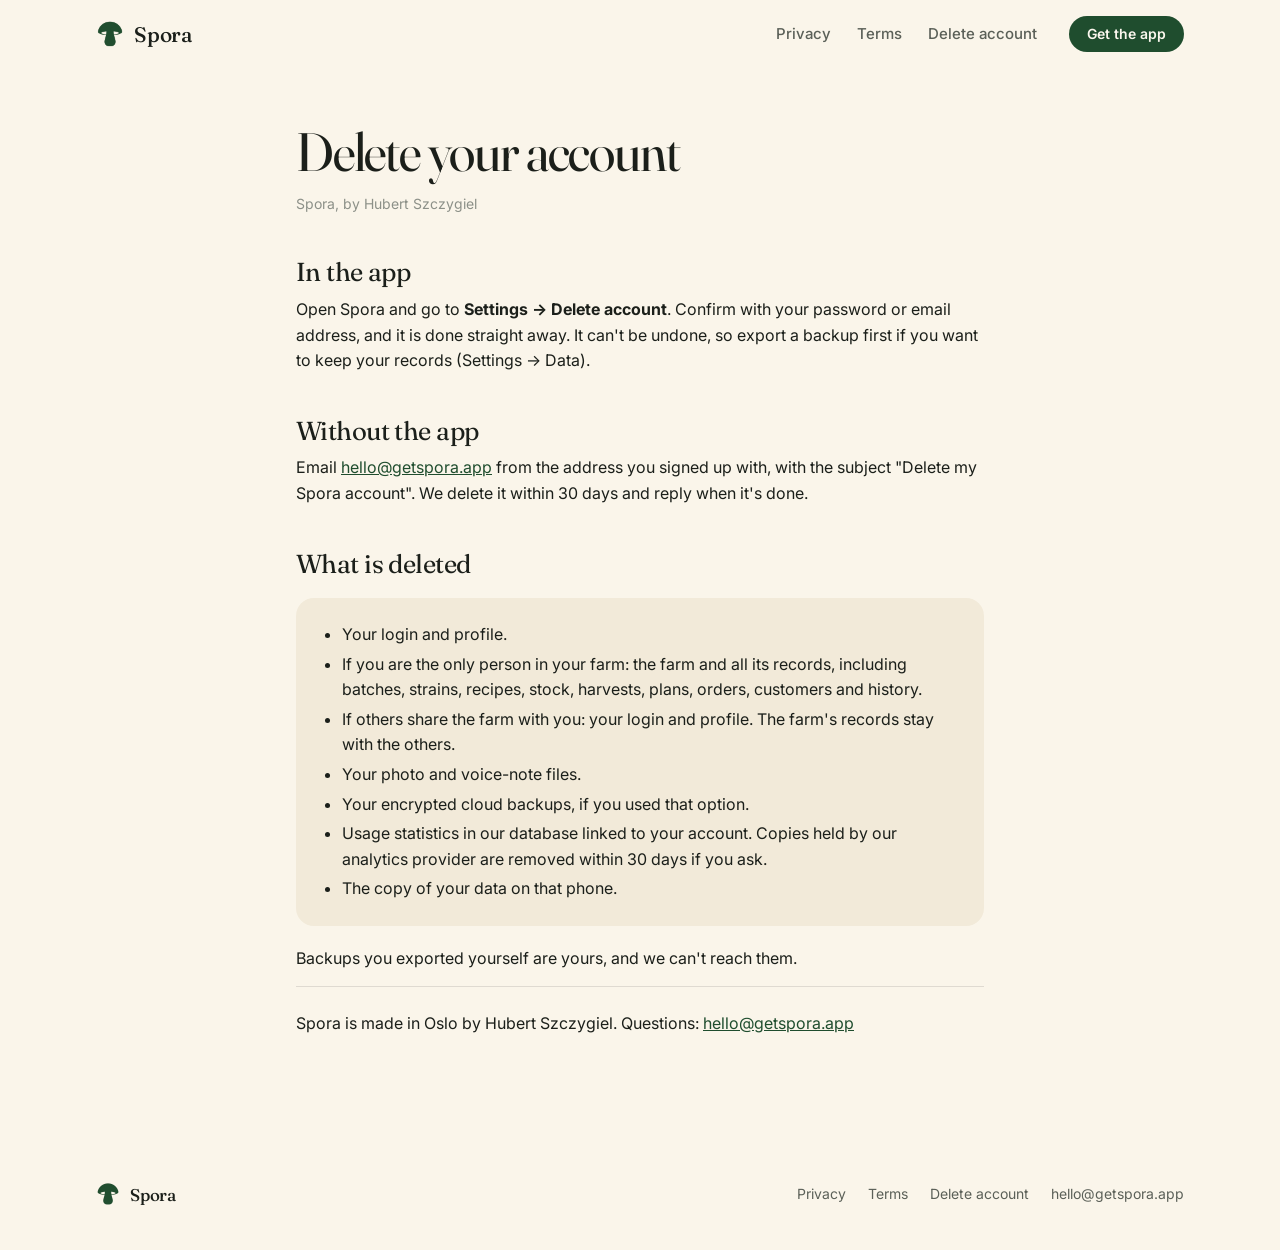
<file: delete.html>
<!doctype html>
<html lang="en">
<head>
<meta charset="utf-8">
<meta name="viewport" content="width=device-width, initial-scale=1">
<title>Delete your Spora account</title>
<meta name="description" content="How to delete your Spora account and data, in the app or by email.">
<link rel="canonical" href="https://getspora.app/delete.html">
<meta name="theme-color" content="#FAF5EA">
<meta name="color-scheme" content="light">
<meta property="og:type" content="website">
<meta property="og:site_name" content="Spora">
<meta property="og:title" content="Delete your Spora account">
<meta property="og:description" content="How to delete your Spora account and data, in the app or by email.">
<meta property="og:url" content="https://getspora.app/delete.html">
<meta property="og:image" content="https://getspora.app/og.jpg">
<meta name="twitter:card" content="summary_large_image">
<link rel="icon" href="favicon.png" sizes="64x64" type="image/png">
<link rel="icon" href="favicon-32.png" sizes="32x32" type="image/png">
<link rel="apple-touch-icon" href="apple-touch-icon.png">
<link rel="preconnect" href="https://fonts.googleapis.com">
<link rel="preconnect" href="https://fonts.gstatic.com" crossorigin>
<link href="https://fonts.googleapis.com/css2?family=Fraunces:opsz,wght@9..144,400;9..144,500&family=Inter:wght@400;500;600&display=swap" rel="stylesheet">
<link rel="stylesheet" href="site.css">
</head>
<body>
<a class="skip" href="#main">Skip to content</a>
<header class="top">
  <div class="wrap top-row">
    <a class="brand" href="/" aria-label="Spora home"><img src="logo.png" width="28" height="28" alt=""><span>Spora</span></a>
    <nav class="top-nav top-nav-doc" aria-label="Legal pages">
      <a href="privacy.html">Privacy</a>
      <a href="terms.html">Terms</a>
      <a href="delete.html" aria-current="page">Delete account</a>
    </nav>
    <a class="btn btn-small" href="/#access">Get the app</a>
  </div>
</header>
<main id="main" class="doc">
<h1>Delete your account</h1>
<p class="date">Spora, by Hubert Szczygiel</p>

<h2>In the app</h2>
<p>Open Spora and go to <b>Settings → Delete account</b>. Confirm with your password or email address, and it is done straight away. It can't be undone, so export a backup first if you want to keep your records (Settings → Data).</p>

<h2>Without the app</h2>
<p>Email <a href="mailto:hello@getspora.app?subject=Delete%20my%20Spora%20account">hello@getspora.app</a> from the address you signed up with, with the subject "Delete my Spora account". We delete it within 30 days and reply when it's done.</p>

<h2>What is deleted</h2>
<div class="card">
<ul>
<li>Your login and profile.</li>
<li>If you are the only person in your farm: the farm and all its records, including batches, strains, recipes, stock, harvests, plans, orders, customers and history.</li>
<li>If others share the farm with you: your login and profile. The farm's records stay with the others.</li>
<li>Your photo and voice-note files.</li>
<li>Your encrypted cloud backups, if you used that option.</li>
<li>Usage statistics in our database linked to your account. Copies held by our analytics provider are removed within 30 days if you ask.</li>
<li>The copy of your data on that phone.</li>
</ul>
</div>
<p>Backups you exported yourself are yours, and we can't reach them.</p>
<p class="doc-note">Spora is made in Oslo by Hubert Szczygiel. Questions: <a href="mailto:hello@getspora.app">hello@getspora.app</a></p>
</main>
<footer class="foot">
  <div class="wrap foot-row">
    <a class="brand" href="/"><img src="logo.png" width="24" height="24" alt=""><span>Spora</span></a>
    <nav aria-label="Legal and contact">
      <a href="privacy.html">Privacy</a>
      <a href="terms.html">Terms</a>
      <a href="delete.html">Delete account</a>
      <a href="mailto:hello@getspora.app">hello@getspora.app</a>
    </nav>
  </div>
</footer>
</body>
</html>
</file>
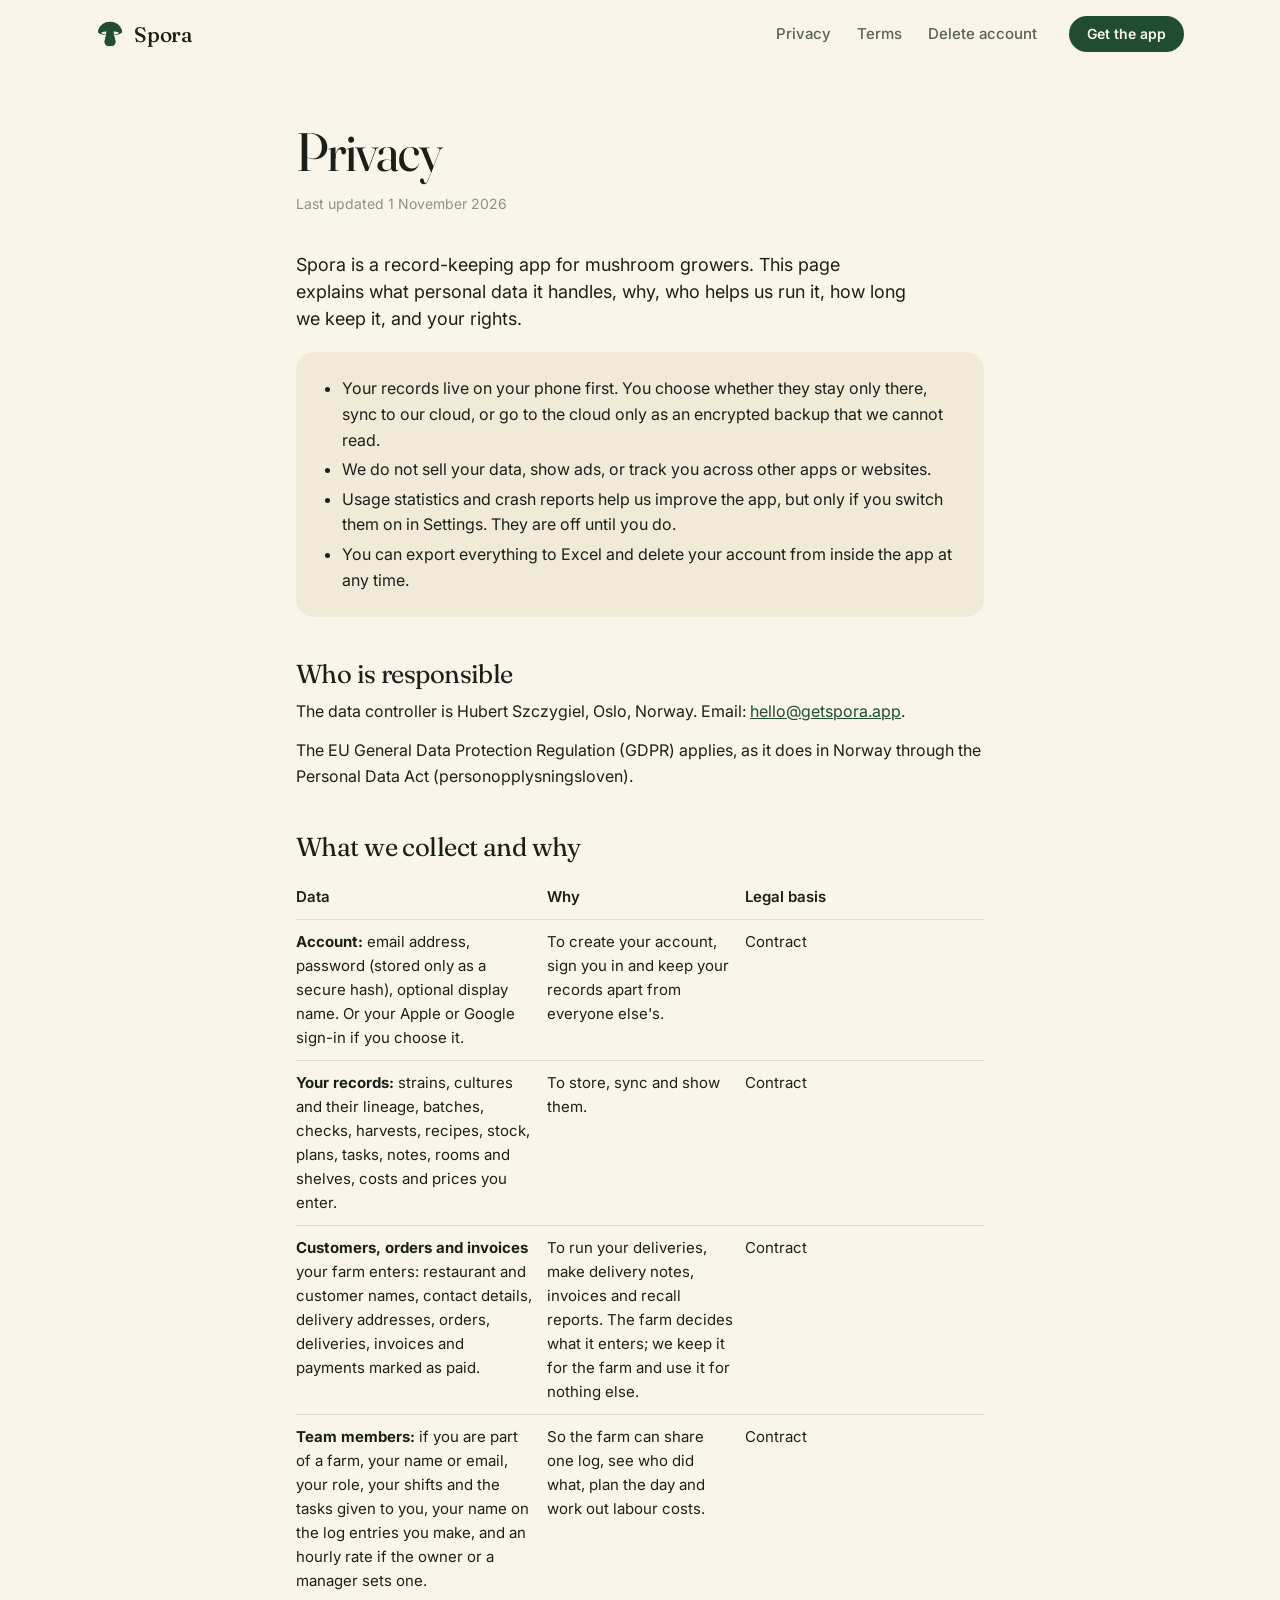
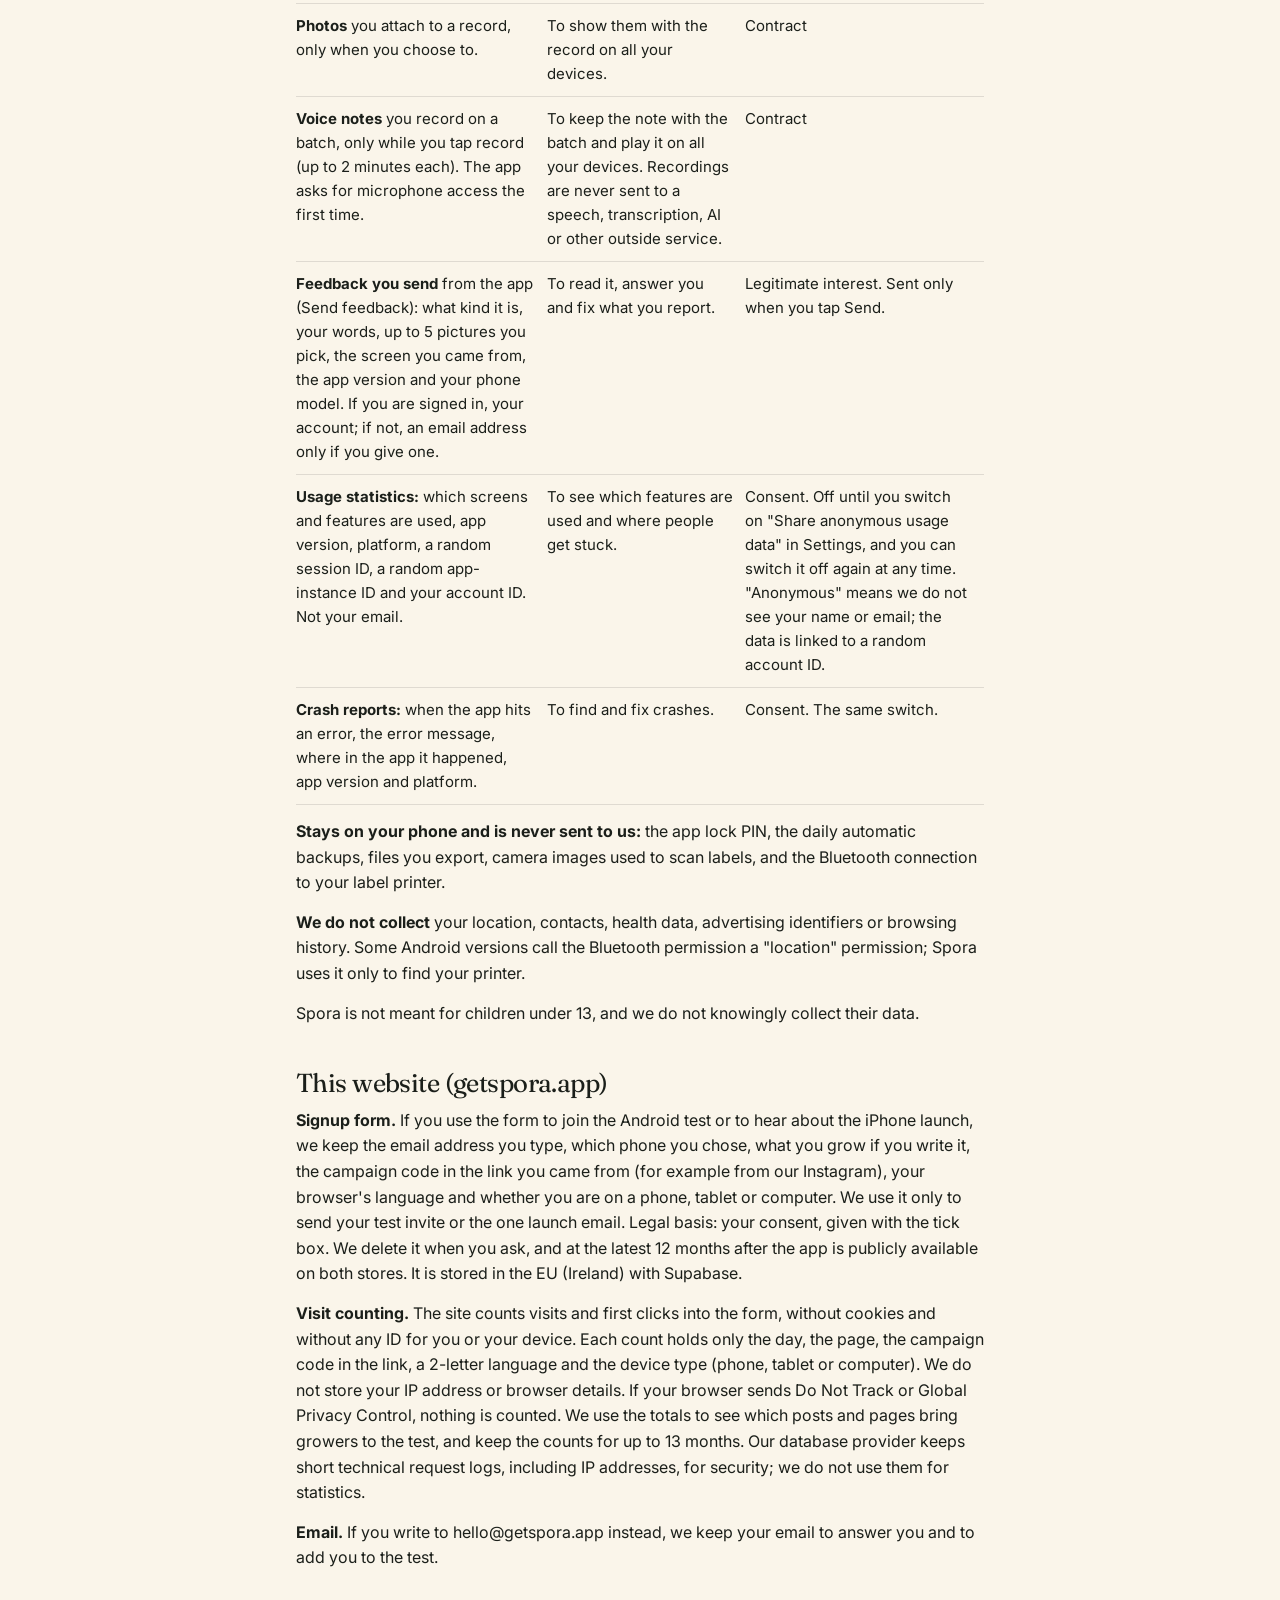
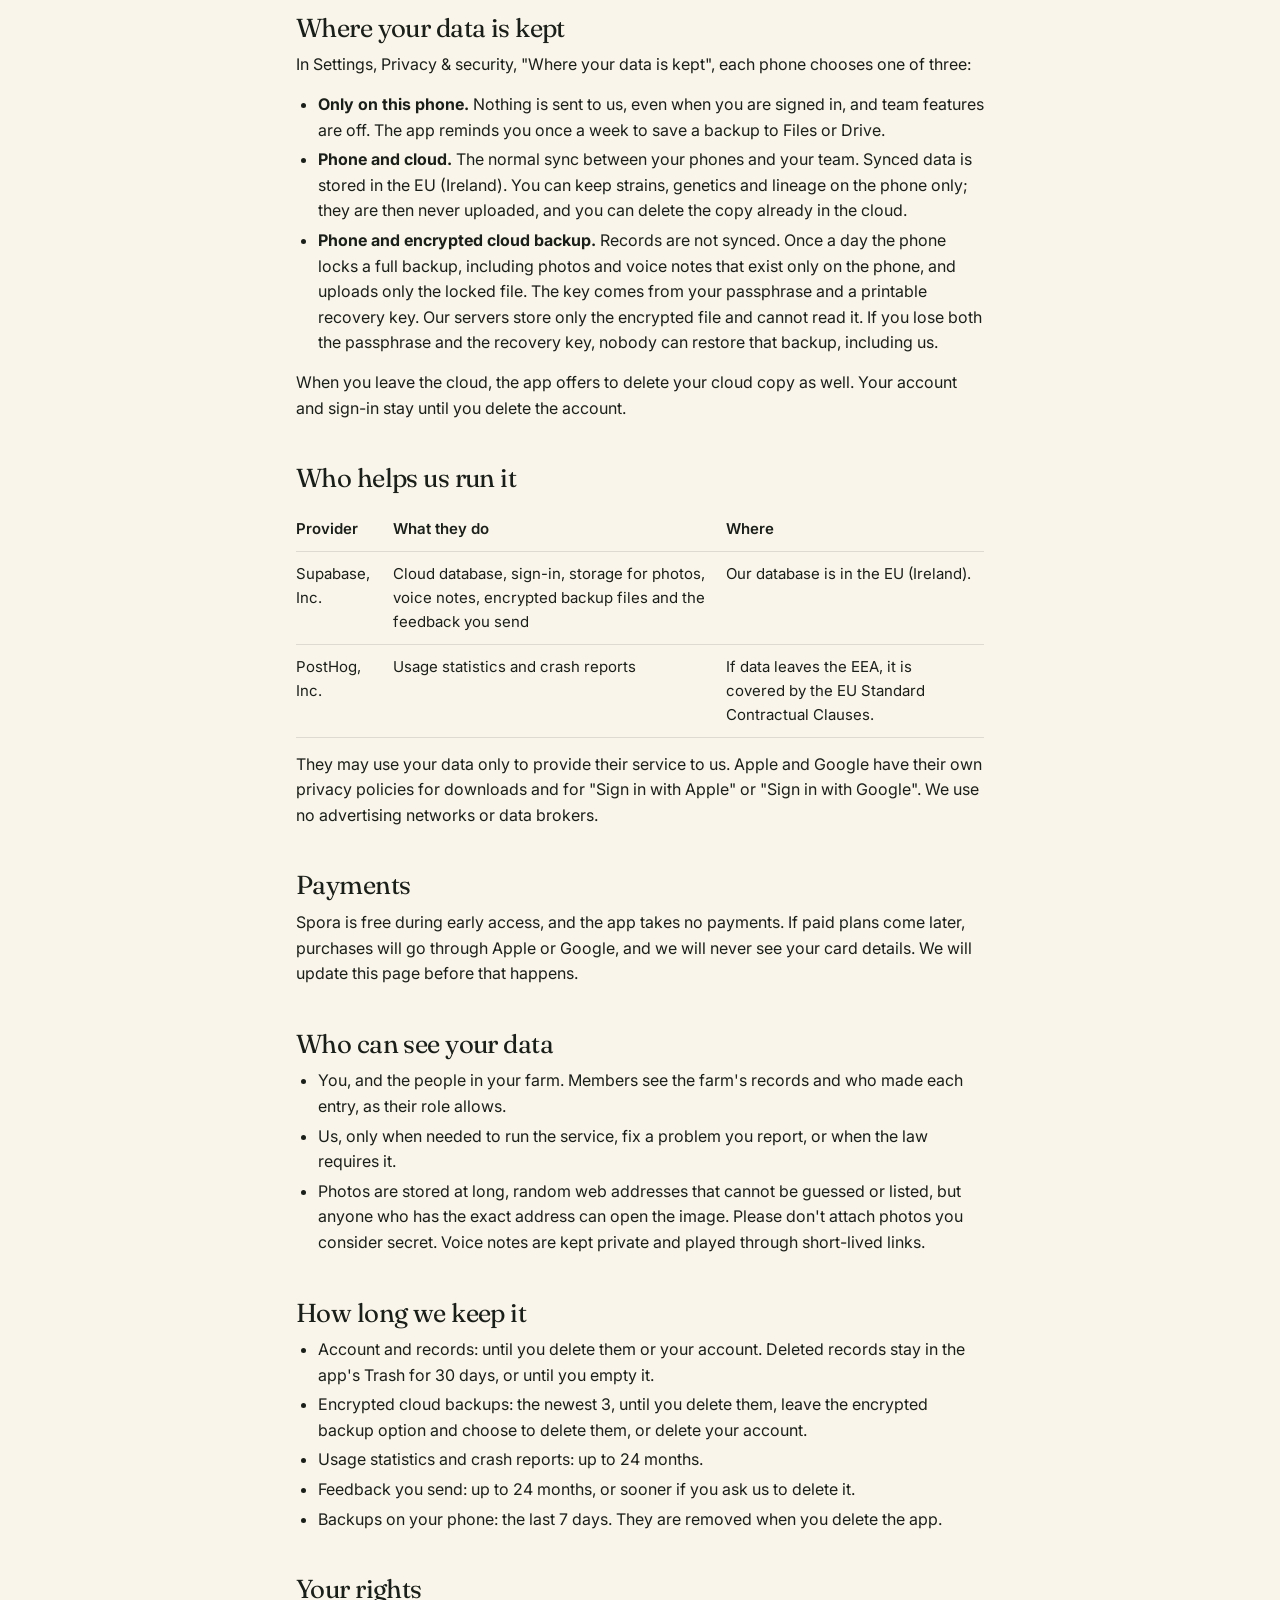
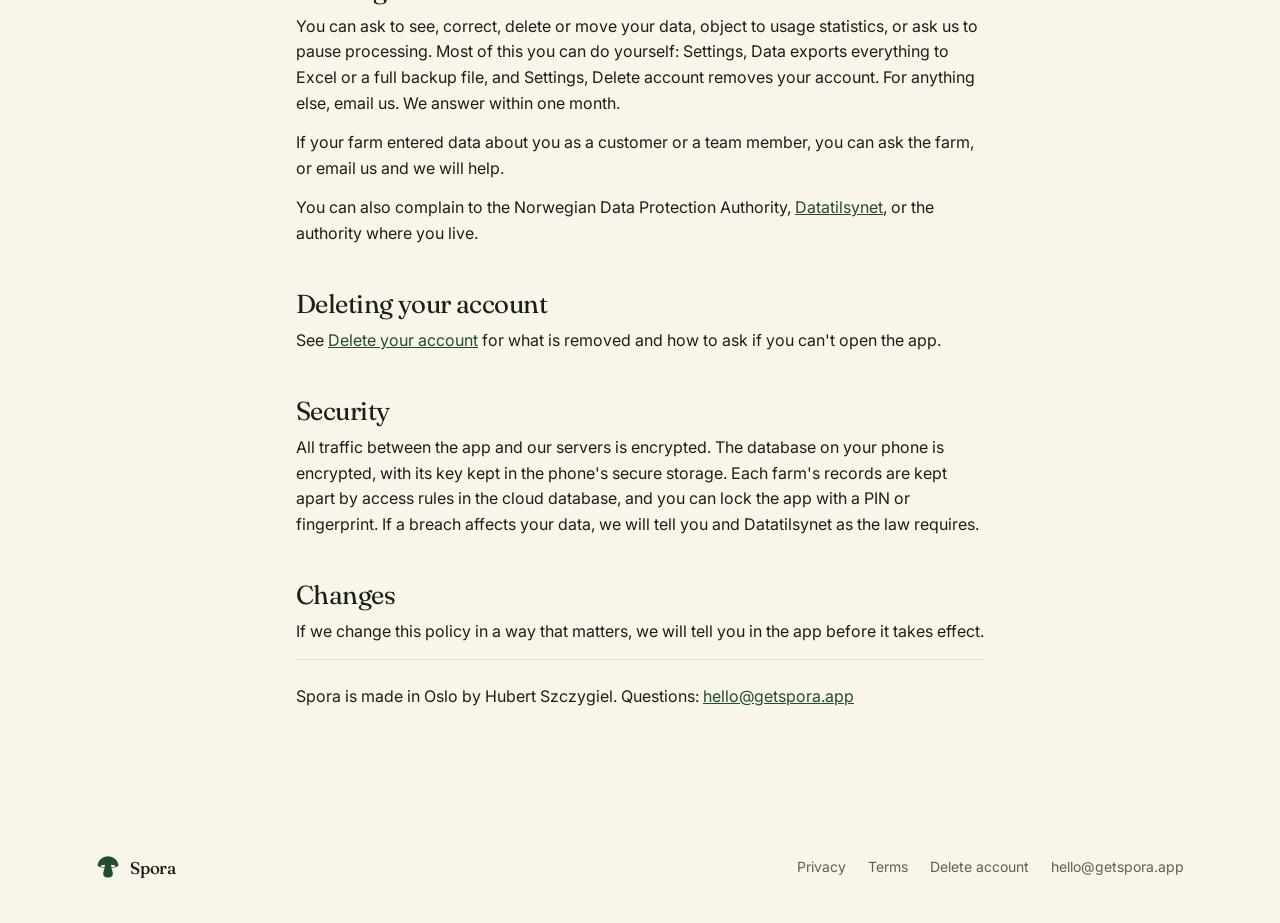
<file: privacy.html>
<!doctype html>
<html lang="en">
<head>
<meta charset="utf-8">
<meta name="viewport" content="width=device-width, initial-scale=1">
<title>Spora privacy</title>
<meta name="description" content="What personal data the Spora app handles, why, and your rights.">
<link rel="canonical" href="https://getspora.app/privacy.html">
<meta name="theme-color" content="#FAF5EA">
<meta name="color-scheme" content="light">
<meta property="og:type" content="website">
<meta property="og:site_name" content="Spora">
<meta property="og:title" content="Spora privacy">
<meta property="og:description" content="What personal data the Spora app handles, why, and your rights.">
<meta property="og:url" content="https://getspora.app/privacy.html">
<meta property="og:image" content="https://getspora.app/og.jpg">
<meta name="twitter:card" content="summary_large_image">
<link rel="icon" href="favicon.png" sizes="64x64" type="image/png">
<link rel="icon" href="favicon-32.png" sizes="32x32" type="image/png">
<link rel="apple-touch-icon" href="apple-touch-icon.png">
<link rel="preconnect" href="https://fonts.googleapis.com">
<link rel="preconnect" href="https://fonts.gstatic.com" crossorigin>
<link href="https://fonts.googleapis.com/css2?family=Fraunces:opsz,wght@9..144,400;9..144,500&family=Inter:wght@400;500;600&display=swap" rel="stylesheet">
<link rel="stylesheet" href="site.css">
</head>
<body>
<a class="skip" href="#main">Skip to content</a>
<header class="top">
  <div class="wrap top-row">
    <a class="brand" href="/" aria-label="Spora home"><img src="logo.png" width="28" height="28" alt=""><span>Spora</span></a>
    <nav class="top-nav top-nav-doc" aria-label="Legal pages">
      <a href="privacy.html" aria-current="page">Privacy</a>
      <a href="terms.html">Terms</a>
      <a href="delete.html">Delete account</a>
    </nav>
    <a class="btn btn-small" href="/#access">Get the app</a>
  </div>
</header>
<main id="main" class="doc">
<h1>Privacy</h1>
<p class="date">Last updated 1 November 2026</p>
<p class="lede">Spora is a record-keeping app for mushroom growers. This page explains what personal data it handles, why, who helps us run it, how long we keep it, and your rights.</p>

<div class="card">
<ul>
<li>Your records live on your phone first. You choose whether they stay only there, sync to our cloud, or go to the cloud only as an encrypted backup that we cannot read.</li>
<li>We do not sell your data, show ads, or track you across other apps or websites.</li>
<li>Usage statistics and crash reports help us improve the app, but only if you switch them on in Settings. They are off until you do.</li>
<li>You can export everything to Excel and delete your account from inside the app at any time.</li>
</ul>
</div>

<h2>Who is responsible</h2>
<p>The data controller is Hubert Szczygiel, Oslo, Norway. Email: <a href="mailto:hello@getspora.app">hello@getspora.app</a>.</p>
<p>The EU General Data Protection Regulation (GDPR) applies, as it does in Norway through the Personal Data Act (personopplysningsloven).</p>

<h2>What we collect and why</h2>
<div class="table"><table>
<tr><th>Data</th><th>Why</th><th>Legal basis</th></tr>
<tr><td><b>Account:</b> email address, password (stored only as a secure hash), optional display name. Or your Apple or Google sign-in if you choose it.</td><td>To create your account, sign you in and keep your records apart from everyone else's.</td><td>Contract</td></tr>
<tr><td><b>Your records:</b> strains, cultures and their lineage, batches, checks, harvests, recipes, stock, plans, tasks, notes, rooms and shelves, costs and prices you enter.</td><td>To store, sync and show them.</td><td>Contract</td></tr>
<tr><td><b>Customers, orders and invoices</b> your farm enters: restaurant and customer names, contact details, delivery addresses, orders, deliveries, invoices and payments marked as paid.</td><td>To run your deliveries, make delivery notes, invoices and recall reports. The farm decides what it enters; we keep it for the farm and use it for nothing else.</td><td>Contract</td></tr>
<tr><td><b>Team members:</b> if you are part of a farm, your name or email, your role, your shifts and the tasks given to you, your name on the log entries you make, and an hourly rate if the owner or a manager sets one.</td><td>So the farm can share one log, see who did what, plan the day and work out labour costs.</td><td>Contract</td></tr>
<tr><td><b>Photos</b> you attach to a record, only when you choose to.</td><td>To show them with the record on all your devices.</td><td>Contract</td></tr>
<tr><td><b>Voice notes</b> you record on a batch, only while you tap record (up to 2 minutes each). The app asks for microphone access the first time.</td><td>To keep the note with the batch and play it on all your devices. Recordings are never sent to a speech, transcription, AI or other outside service.</td><td>Contract</td></tr>
<tr><td><b>Feedback you send</b> from the app (Send feedback): what kind it is, your words, up to 5 pictures you pick, the screen you came from, the app version and your phone model. If you are signed in, your account; if not, an email address only if you give one.</td><td>To read it, answer you and fix what you report.</td><td>Legitimate interest. Sent only when you tap Send.</td></tr>
<tr><td><b>Usage statistics:</b> which screens and features are used, app version, platform, a random session ID, a random app-instance ID and your account ID. Not your email.</td><td>To see which features are used and where people get stuck.</td><td>Consent. Off until you switch on "Share anonymous usage data" in Settings, and you can switch it off again at any time. "Anonymous" means we do not see your name or email; the data is linked to a random account ID.</td></tr>
<tr><td><b>Crash reports:</b> when the app hits an error, the error message, where in the app it happened, app version and platform.</td><td>To find and fix crashes.</td><td>Consent. The same switch.</td></tr>
</table></div>

<p><b>Stays on your phone and is never sent to us:</b> the app lock PIN, the daily automatic backups, files you export, camera images used to scan labels, and the Bluetooth connection to your label printer.</p>
<p><b>We do not collect</b> your location, contacts, health data, advertising identifiers or browsing history. Some Android versions call the Bluetooth permission a "location" permission; Spora uses it only to find your printer.</p>
<p>Spora is not meant for children under 13, and we do not knowingly collect their data.</p>

<h2 id="website">This website (getspora.app)</h2>
<p><b>Signup form.</b> If you use the form to join the Android test or to hear about the iPhone launch, we keep the email address you type, which phone you chose, what you grow if you write it, the campaign code in the link you came from (for example from our Instagram), your browser's language and whether you are on a phone, tablet or computer. We use it only to send your test invite or the one launch email. Legal basis: your consent, given with the tick box. We delete it when you ask, and at the latest 12 months after the app is publicly available on both stores. It is stored in the EU (Ireland) with Supabase.</p>
<p><b>Visit counting.</b> The site counts visits and first clicks into the form, without cookies and without any ID for you or your device. Each count holds only the day, the page, the campaign code in the link, a 2-letter language and the device type (phone, tablet or computer). We do not store your IP address or browser details. If your browser sends Do Not Track or Global Privacy Control, nothing is counted. We use the totals to see which posts and pages bring growers to the test, and keep the counts for up to 13 months. Our database provider keeps short technical request logs, including IP addresses, for security; we do not use them for statistics.</p>
<p><b>Email.</b> If you write to hello@getspora.app instead, we keep your email to answer you and to add you to the test.</p>

<h2>Where your data is kept</h2>
<p>In Settings, Privacy &amp; security, "Where your data is kept", each phone chooses one of three:</p>
<ul>
<li><b>Only on this phone.</b> Nothing is sent to us, even when you are signed in, and team features are off. The app reminds you once a week to save a backup to Files or Drive.</li>
<li><b>Phone and cloud.</b> The normal sync between your phones and your team. Synced data is stored in the EU (Ireland). You can keep strains, genetics and lineage on the phone only; they are then never uploaded, and you can delete the copy already in the cloud.</li>
<li><b>Phone and encrypted cloud backup.</b> Records are not synced. Once a day the phone locks a full backup, including photos and voice notes that exist only on the phone, and uploads only the locked file. The key comes from your passphrase and a printable recovery key. Our servers store only the encrypted file and cannot read it. If you lose both the passphrase and the recovery key, nobody can restore that backup, including us.</li>
</ul>
<p>When you leave the cloud, the app offers to delete your cloud copy as well. Your account and sign-in stay until you delete the account.</p>

<h2>Who helps us run it</h2>
<div class="table"><table>
<tr><th>Provider</th><th>What they do</th><th>Where</th></tr>
<tr><td>Supabase, Inc.</td><td>Cloud database, sign-in, storage for photos, voice notes, encrypted backup files and the feedback you send</td><td>Our database is in the EU (Ireland).</td></tr>
<tr><td>PostHog, Inc.</td><td>Usage statistics and crash reports</td><td>If data leaves the EEA, it is covered by the EU Standard Contractual Clauses.</td></tr>
</table></div>
<p>They may use your data only to provide their service to us. Apple and Google have their own privacy policies for downloads and for "Sign in with Apple" or "Sign in with Google". We use no advertising networks or data brokers.</p>

<h2>Payments</h2>
<p>Spora is free during early access, and the app takes no payments. If paid plans come later, purchases will go through Apple or Google, and we will never see your card details. We will update this page before that happens.</p>

<h2>Who can see your data</h2>
<ul>
<li>You, and the people in your farm. Members see the farm's records and who made each entry, as their role allows.</li>
<li>Us, only when needed to run the service, fix a problem you report, or when the law requires it.</li>
<li>Photos are stored at long, random web addresses that cannot be guessed or listed, but anyone who has the exact address can open the image. Please don't attach photos you consider secret. Voice notes are kept private and played through short-lived links.</li>
</ul>

<h2>How long we keep it</h2>
<ul>
<li>Account and records: until you delete them or your account. Deleted records stay in the app's Trash for 30 days, or until you empty it.</li>
<li>Encrypted cloud backups: the newest 3, until you delete them, leave the encrypted backup option and choose to delete them, or delete your account.</li>
<li>Usage statistics and crash reports: up to 24 months.</li>
<li>Feedback you send: up to 24 months, or sooner if you ask us to delete it.</li>
<li>Backups on your phone: the last 7 days. They are removed when you delete the app.</li>
</ul>

<h2>Your rights</h2>
<p>You can ask to see, correct, delete or move your data, object to usage statistics, or ask us to pause processing. Most of this you can do yourself: Settings, Data exports everything to Excel or a full backup file, and Settings, Delete account removes your account. For anything else, email us. We answer within one month.</p>
<p>If your farm entered data about you as a customer or a team member, you can ask the farm, or email us and we will help.</p>
<p>You can also complain to the Norwegian Data Protection Authority, <a href="https://www.datatilsynet.no">Datatilsynet</a>, or the authority where you live.</p>

<h2>Deleting your account</h2>
<p>See <a href="delete.html">Delete your account</a> for what is removed and how to ask if you can't open the app.</p>

<h2>Security</h2>
<p>All traffic between the app and our servers is encrypted. The database on your phone is encrypted, with its key kept in the phone's secure storage. Each farm's records are kept apart by access rules in the cloud database, and you can lock the app with a PIN or fingerprint. If a breach affects your data, we will tell you and Datatilsynet as the law requires.</p>

<h2>Changes</h2>
<p>If we change this policy in a way that matters, we will tell you in the app before it takes effect.</p>
<p class="doc-note">Spora is made in Oslo by Hubert Szczygiel. Questions: <a href="mailto:hello@getspora.app">hello@getspora.app</a></p>
</main>
<footer class="foot">
  <div class="wrap foot-row">
    <a class="brand" href="/"><img src="logo.png" width="24" height="24" alt=""><span>Spora</span></a>
    <nav aria-label="Legal and contact">
      <a href="privacy.html">Privacy</a>
      <a href="terms.html">Terms</a>
      <a href="delete.html">Delete account</a>
      <a href="mailto:hello@getspora.app">hello@getspora.app</a>
    </nav>
  </div>
</footer>
</body>
</html>
</file>
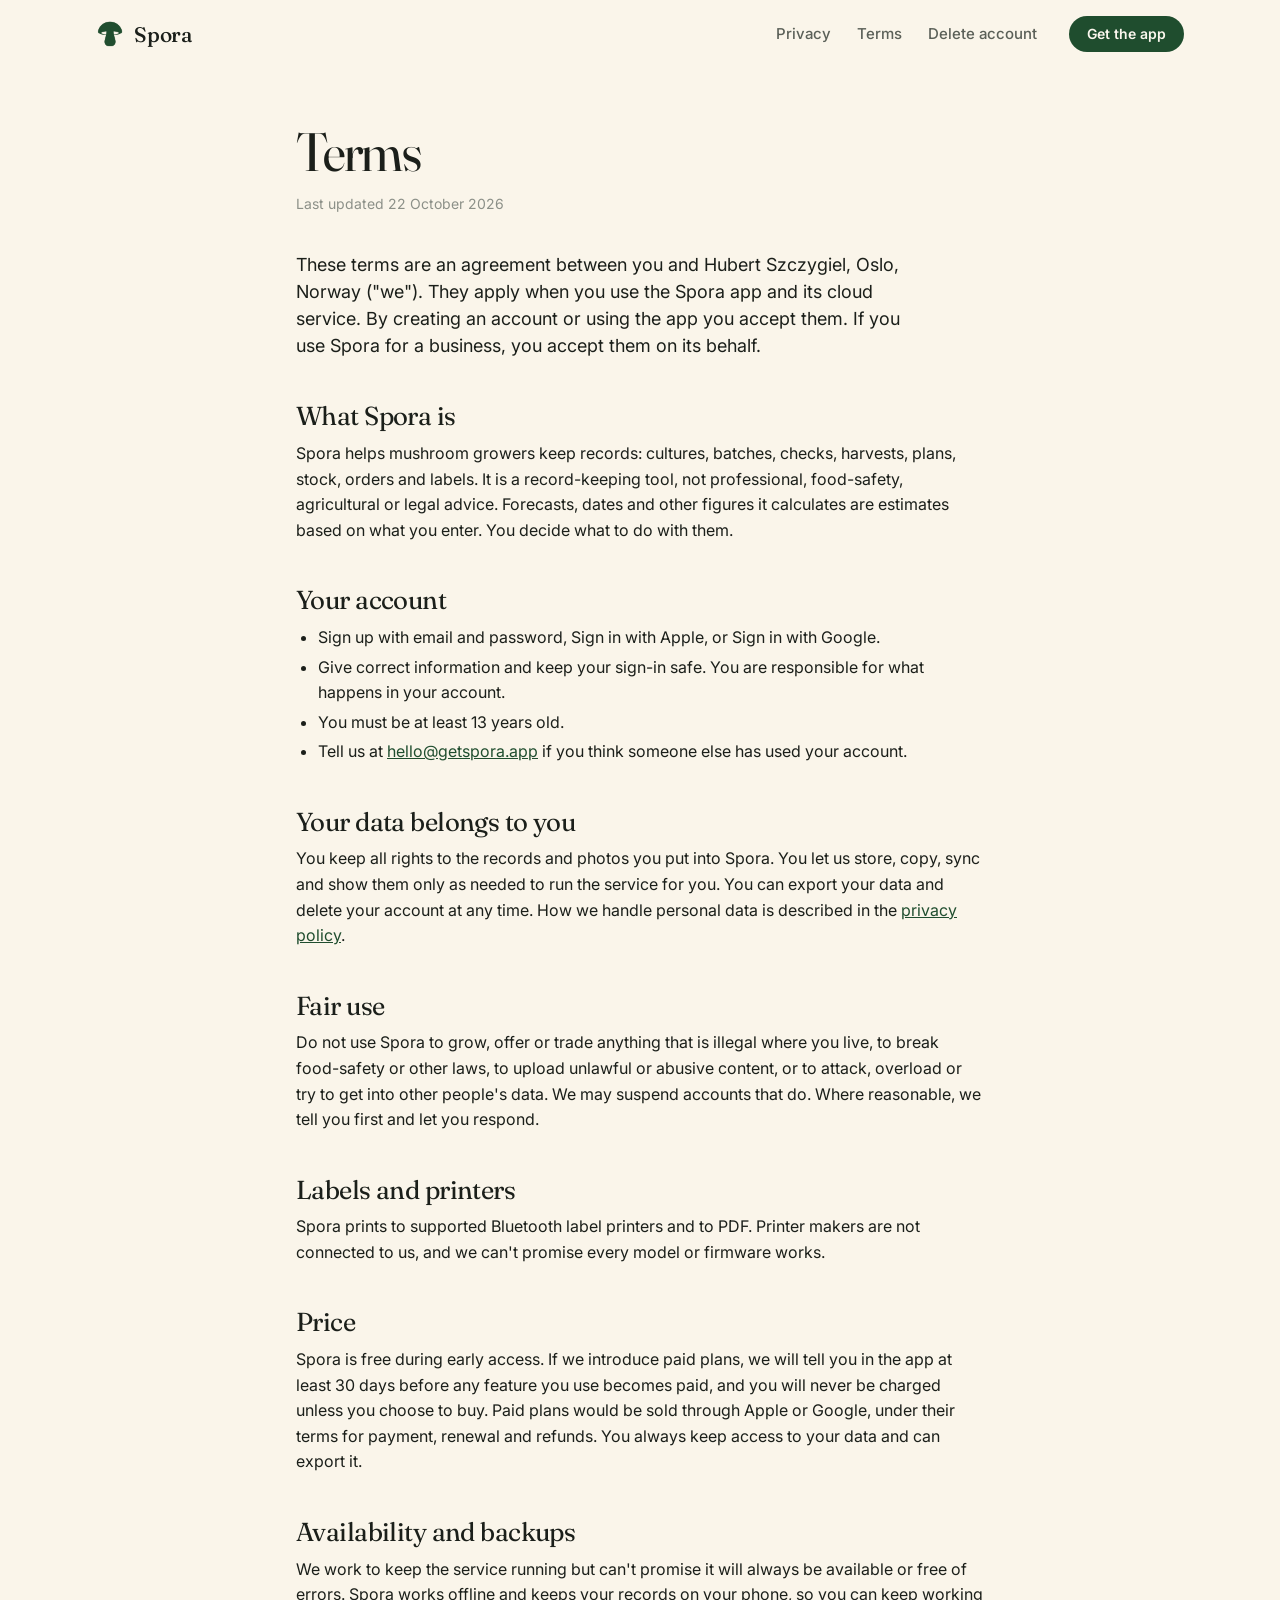
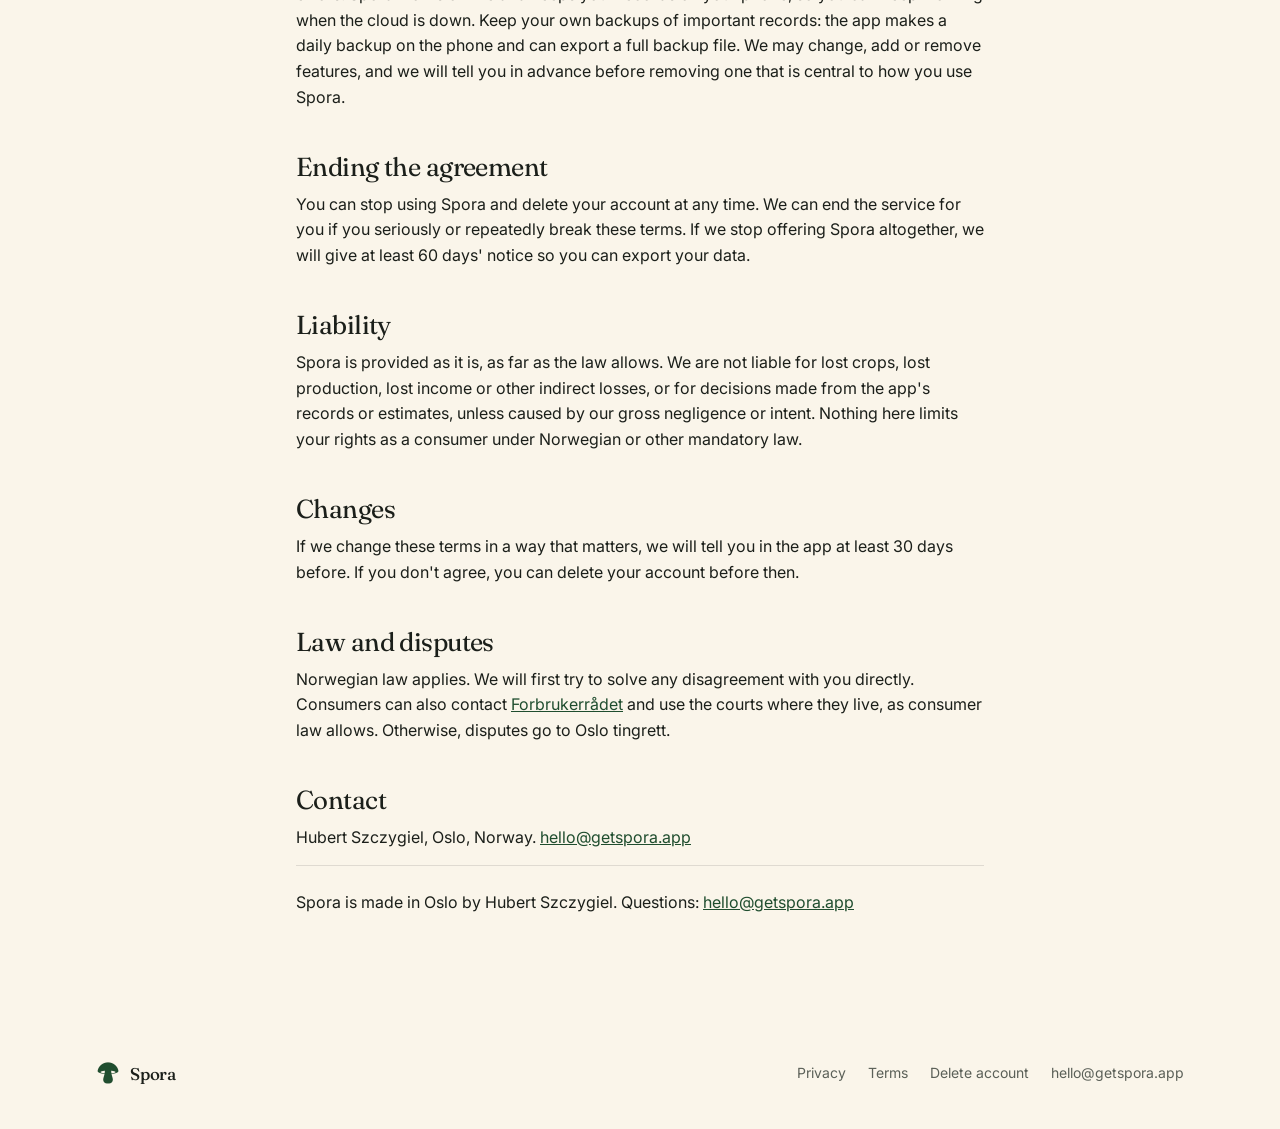
<file: terms.html>
<!doctype html>
<html lang="en">
<head>
<meta charset="utf-8">
<meta name="viewport" content="width=device-width, initial-scale=1">
<title>Spora terms</title>
<meta name="description" content="The terms for using the Spora app and its cloud service.">
<link rel="canonical" href="https://getspora.app/terms.html">
<meta name="theme-color" content="#FAF5EA">
<meta name="color-scheme" content="light">
<meta property="og:type" content="website">
<meta property="og:site_name" content="Spora">
<meta property="og:title" content="Spora terms">
<meta property="og:description" content="The terms for using the Spora app and its cloud service.">
<meta property="og:url" content="https://getspora.app/terms.html">
<meta property="og:image" content="https://getspora.app/og.jpg">
<meta name="twitter:card" content="summary_large_image">
<link rel="icon" href="favicon.png" sizes="64x64" type="image/png">
<link rel="icon" href="favicon-32.png" sizes="32x32" type="image/png">
<link rel="apple-touch-icon" href="apple-touch-icon.png">
<link rel="preconnect" href="https://fonts.googleapis.com">
<link rel="preconnect" href="https://fonts.gstatic.com" crossorigin>
<link href="https://fonts.googleapis.com/css2?family=Fraunces:opsz,wght@9..144,400;9..144,500&family=Inter:wght@400;500;600&display=swap" rel="stylesheet">
<link rel="stylesheet" href="site.css">
</head>
<body>
<a class="skip" href="#main">Skip to content</a>
<header class="top">
  <div class="wrap top-row">
    <a class="brand" href="/" aria-label="Spora home"><img src="logo.png" width="28" height="28" alt=""><span>Spora</span></a>
    <nav class="top-nav top-nav-doc" aria-label="Legal pages">
      <a href="privacy.html">Privacy</a>
      <a href="terms.html" aria-current="page">Terms</a>
      <a href="delete.html">Delete account</a>
    </nav>
    <a class="btn btn-small" href="/#access">Get the app</a>
  </div>
</header>
<main id="main" class="doc">
<h1>Terms</h1>
<p class="date">Last updated 22 October 2026</p>
<p class="lede">These terms are an agreement between you and Hubert Szczygiel, Oslo, Norway ("we"). They apply when you use the Spora app and its cloud service. By creating an account or using the app you accept them. If you use Spora for a business, you accept them on its behalf.</p>

<h2>What Spora is</h2>
<p>Spora helps mushroom growers keep records: cultures, batches, checks, harvests, plans, stock, orders and labels. It is a record-keeping tool, not professional, food-safety, agricultural or legal advice. Forecasts, dates and other figures it calculates are estimates based on what you enter. You decide what to do with them.</p>

<h2>Your account</h2>
<ul>
<li>Sign up with email and password, Sign in with Apple, or Sign in with Google.</li>
<li>Give correct information and keep your sign-in safe. You are responsible for what happens in your account.</li>
<li>You must be at least 13 years old.</li>
<li>Tell us at <a href="mailto:hello@getspora.app">hello@getspora.app</a> if you think someone else has used your account.</li>
</ul>

<h2>Your data belongs to you</h2>
<p>You keep all rights to the records and photos you put into Spora. You let us store, copy, sync and show them only as needed to run the service for you. You can export your data and delete your account at any time. How we handle personal data is described in the <a href="privacy.html">privacy policy</a>.</p>

<h2>Fair use</h2>
<p>Do not use Spora to grow, offer or trade anything that is illegal where you live, to break food-safety or other laws, to upload unlawful or abusive content, or to attack, overload or try to get into other people's data. We may suspend accounts that do. Where reasonable, we tell you first and let you respond.</p>

<h2>Labels and printers</h2>
<p>Spora prints to supported Bluetooth label printers and to PDF. Printer makers are not connected to us, and we can't promise every model or firmware works.</p>

<h2>Price</h2>
<p>Spora is free during early access. If we introduce paid plans, we will tell you in the app at least 30 days before any feature you use becomes paid, and you will never be charged unless you choose to buy. Paid plans would be sold through Apple or Google, under their terms for payment, renewal and refunds. You always keep access to your data and can export it.</p>

<h2>Availability and backups</h2>
<p>We work to keep the service running but can't promise it will always be available or free of errors. Spora works offline and keeps your records on your phone, so you can keep working when the cloud is down. Keep your own backups of important records: the app makes a daily backup on the phone and can export a full backup file. We may change, add or remove features, and we will tell you in advance before removing one that is central to how you use Spora.</p>

<h2>Ending the agreement</h2>
<p>You can stop using Spora and delete your account at any time. We can end the service for you if you seriously or repeatedly break these terms. If we stop offering Spora altogether, we will give at least 60 days' notice so you can export your data.</p>

<h2>Liability</h2>
<p>Spora is provided as it is, as far as the law allows. We are not liable for lost crops, lost production, lost income or other indirect losses, or for decisions made from the app's records or estimates, unless caused by our gross negligence or intent. Nothing here limits your rights as a consumer under Norwegian or other mandatory law.</p>

<h2>Changes</h2>
<p>If we change these terms in a way that matters, we will tell you in the app at least 30 days before. If you don't agree, you can delete your account before then.</p>

<h2>Law and disputes</h2>
<p>Norwegian law applies. We will first try to solve any disagreement with you directly. Consumers can also contact <a href="https://www.forbrukerradet.no">Forbrukerrådet</a> and use the courts where they live, as consumer law allows. Otherwise, disputes go to Oslo tingrett.</p>

<h2>Contact</h2>
<p>Hubert Szczygiel, Oslo, Norway. <a href="mailto:hello@getspora.app">hello@getspora.app</a></p>
<p class="doc-note">Spora is made in Oslo by Hubert Szczygiel. Questions: <a href="mailto:hello@getspora.app">hello@getspora.app</a></p>
</main>
<footer class="foot">
  <div class="wrap foot-row">
    <a class="brand" href="/"><img src="logo.png" width="24" height="24" alt=""><span>Spora</span></a>
    <nav aria-label="Legal and contact">
      <a href="privacy.html">Privacy</a>
      <a href="terms.html">Terms</a>
      <a href="delete.html">Delete account</a>
      <a href="mailto:hello@getspora.app">hello@getspora.app</a>
    </nav>
  </div>
</footer>
</body>
</html>
</file>
<file: site.css>
/* Spora website. Light only: the app's own screens are cream, and they sit best on cream. */
:root{
  --cream:#FAF5EA;
  --cream-deep:#F2EAD9;
  --panel:#EDE2CC;
  --ink:#1B1F1A;
  --ink-soft:#5B6058;
  --ink-faint:#8C9088;
  --line:rgba(27,31,26,.12);
  --green:#1F4D2E;
  --green-deep:#173A23;
  --green-soft:#2A6A3F;
  --bezel:#141A16;
  --serif:Fraunces,"Iowan Old Style",Georgia,serif;
  --sans:Inter,system-ui,-apple-system,"Segoe UI",sans-serif;
  --wrap:1120px;
  --gutter:16px;
  color-scheme:light;
}
*{box-sizing:border-box}
html{-webkit-text-size-adjust:100%;scroll-behavior:smooth;scroll-padding-top:84px}
@media (prefers-reduced-motion:reduce){html{scroll-behavior:auto}}
body{margin:0;background:var(--cream);color:var(--ink);font:16px/1.6 var(--sans);-webkit-font-smoothing:antialiased;text-rendering:optimizeLegibility;overflow-x:hidden}
img{max-width:100%;height:auto;display:block}
a{color:var(--green)}
a:focus-visible,button:focus-visible,summary:focus-visible{outline:3px solid var(--green);outline-offset:3px;border-radius:4px}
.skip{position:absolute;left:-999px;top:8px;background:var(--ink);color:#fff;padding:8px 12px;border-radius:8px;z-index:100}
.skip:focus{left:8px}

.wrap{max-width:var(--wrap);margin:0 auto;padding:0 var(--gutter)}
.wrap-wide{max-width:1200px}
.wrap-narrow{max-width:720px}

/* Type */
h1,h2,h3{font-family:var(--serif);font-weight:400;letter-spacing:-.022em;margin:0;color:var(--ink);text-wrap:balance}
h1{font-size:clamp(40px,6.6vw,76px);line-height:1.02;font-variation-settings:"opsz" 144}
h2{font-size:clamp(32px,4.2vw,50px);line-height:1.06;font-variation-settings:"opsz" 96}
h3{font-size:clamp(26px,2.6vw,32px);line-height:1.12;font-variation-settings:"opsz" 48;letter-spacing:-.015em}
p{margin:0}
.lede{font-size:clamp(18px,1.6vw,21px);line-height:1.5;color:var(--ink-soft);max-width:34em}
.fine{font-size:14px;color:var(--ink-faint)}

/* Buttons */
.btn{display:inline-flex;align-items:center;justify-content:center;gap:8px;background:var(--green);color:#FBF7EE;text-decoration:none;font-weight:600;font-size:16px;line-height:1;padding:16px 24px;border-radius:999px;white-space:nowrap;transition:background .15s ease,transform .1s ease}
.btn:hover{background:var(--green-deep)}
.btn:active{transform:translateY(1px)}
.btn-small{padding:11px 18px;font-size:14px}
.btn-quiet{background:transparent;color:var(--green);box-shadow:inset 0 0 0 1.5px rgba(31,77,46,.45)}
.btn-quiet:hover{background:rgba(31,77,46,.07)}
.btn-light{background:var(--cream);color:var(--green)}
.btn-light:hover{background:#fff}
.actions{display:flex;align-items:center;gap:14px 22px;flex-wrap:wrap}
.link-quiet{color:var(--green);font-weight:500;font-size:15px;text-decoration:underline;text-underline-offset:4px;text-decoration-thickness:1px;text-decoration-color:rgba(31,77,46,.45)}
.link-quiet:hover{text-decoration-color:var(--green)}
.mail{color:var(--ink-soft);font-weight:500;user-select:all;-webkit-user-select:all}

/* Header */
.top{position:sticky;top:0;z-index:50;background:rgba(250,245,234,.86);backdrop-filter:saturate(1.4) blur(12px);-webkit-backdrop-filter:saturate(1.4) blur(12px)}
.top-row{display:flex;align-items:center;gap:24px;height:68px}
.brand{display:inline-flex;align-items:center;gap:10px;text-decoration:none;color:var(--ink);font:500 21px var(--serif);letter-spacing:-.01em;font-variation-settings:"opsz" 24}
.top-nav{display:flex;gap:26px;margin-left:auto;font-size:15px;font-weight:500}
.top-nav a{color:var(--ink-soft);text-decoration:none;padding:6px 0}
.top-nav a:hover{color:var(--ink)}
.top .btn-small{margin-left:8px}

/* Hero */
.hero{padding:72px 0 0;text-align:center}
.hero h1{max-width:12.5em;margin:0 auto}
.hero .lede{margin:24px auto 0}
.hero .actions{justify-content:center;margin-top:34px}
.hero .fine{margin-top:18px}
.hero .hero-mail{margin-top:6px}
.stage{position:relative;margin-top:56px;border-radius:28px;background:var(--panel);overflow:hidden;aspect-ratio:16/8.4;min-height:380px}
.stage-photo{position:absolute;top:0;left:-14%;width:114%;max-width:none;height:100%;object-fit:cover;object-position:50% 60%}
.phone-hero{position:absolute;left:63%;bottom:-8%;--pw:min(330px,29vw)}

/* Phone frame */
.phone{--pw:320px;position:relative;width:var(--pw);margin:0;background:var(--bezel);border-radius:calc(var(--pw)*.165);padding:calc(var(--pw)*.028);box-shadow:0 1px 1px rgba(0,0,0,.05),0 24px 48px -16px rgba(27,31,26,.42),0 60px 90px -30px rgba(27,31,26,.3)}
.phone::before{content:"";position:absolute;inset:0;border-radius:inherit;box-shadow:inset 0 0 0 1px rgba(255,255,255,.14),inset 0 0 0 calc(var(--pw)*.028) rgba(255,255,255,.035);pointer-events:none}
.phone::after{content:"";position:absolute;top:calc(var(--pw)*.33);right:calc(var(--pw)*-.012);width:calc(var(--pw)*.012);height:calc(var(--pw)*.17);background:#0E1310;border-radius:0 2px 2px 0;box-shadow:calc(var(--pw)*-1.024) calc(var(--pw)*-.07) 0 0 #0E1310,calc(var(--pw)*-1.024) calc(var(--pw)*.21) 0 0 #0E1310}
.phone .screen{border-radius:calc(var(--pw)*.137);background:#FBF7EE;overflow:hidden}
.phone img{width:100%;background:#FBF7EE;aspect-ratio:720/1513}
.phone .bar{display:flex;align-items:center;justify-content:space-between;height:calc(var(--pw)*.082);padding:calc(var(--pw)*.012) calc(var(--pw)*.066) 0 calc(var(--pw)*.075);color:var(--ink);font:600 calc(var(--pw)*.041)/1 var(--sans);letter-spacing:.01em}
.phone .bar svg{width:calc(var(--pw)*.15);height:auto;display:block}

/* Features */
.features{padding:140px 0 0}
.section-head{max-width:40em;margin:0 0 72px}
.section-head p{margin-top:18px;font-size:18px;color:var(--ink-soft);max-width:34em}
.row{display:grid;grid-template-columns:minmax(0,1fr) minmax(0,1.1fr);gap:64px;align-items:start;margin-bottom:104px}
.row-flip .row-text{order:2}
.row-text{padding-top:52px}
.row-text p{margin-top:16px;font-size:17px;color:var(--ink-soft);max-width:30em}
.row-media{display:flex;justify-content:center;align-items:flex-start;padding:40px 32px 0;border-radius:28px;background:var(--cream-deep);overflow:hidden;height:520px}
.row-media .phone{--pw:340px}
.trio{list-style:none;padding:0;margin:28px 0 0;display:grid;grid-template-columns:repeat(3,minmax(0,1fr));gap:12px;max-width:420px}
.trio img{border-radius:14px;aspect-ratio:1;object-fit:cover;background:var(--panel)}
.trio span{display:block;margin-top:8px;font-size:13px;color:var(--ink-faint)}
.row-solo{grid-template-columns:minmax(0,1fr)}
.row-solo .row-text{padding-top:0}
.row-solo .row-text p{max-width:38em}
.row-solo .trio{max-width:640px}
.pair{display:grid;grid-template-columns:repeat(2,minmax(0,1fr));gap:24px;margin-top:8px}
.card{position:relative;border-radius:28px;background:var(--cream-deep);padding:40px 40px 0;min-height:560px;overflow:hidden;display:flex;flex-direction:column}
.card-text p{margin-top:12px;color:var(--ink-soft);max-width:26em}
.card-text .card-aside{margin-top:10px;font-size:15px;color:var(--ink-faint)}
.card .phone-crop{--pw:320px;margin:36px auto 0;align-self:center;margin-bottom:-38%}

/* For mycologists */
.lab{padding:128px 0 0}
.lab .section-head{margin-bottom:56px}
.lab-list{display:grid;grid-template-columns:repeat(3,minmax(0,1fr));gap:44px 40px;margin:0}
.lab-list div,.lab-more div{margin:0;padding-top:20px;border-top:1px solid var(--line)}
.lab-list dt{font-family:var(--serif);font-size:24px;line-height:1.2;letter-spacing:-.01em;font-variation-settings:"opsz" 36}
.lab-list dd{margin:12px 0 0;color:var(--ink-soft);font-size:15.5px}
.lab-more{display:grid;grid-template-columns:repeat(3,minmax(0,1fr));gap:40px;margin:64px 0 0}
.lab-more dt{font-weight:600;font-size:16px}
.lab-more dd{margin:8px 0 0;color:var(--ink-soft);font-size:15px}

/* Farm */
.farm{padding:164px 0 0}
.farm-grid{display:grid;grid-template-columns:minmax(0,1.15fr) minmax(0,.85fr);gap:64px;align-items:center}
.farm-photo{border-radius:28px;aspect-ratio:4/3;object-fit:cover;object-position:50% 45%;background:var(--panel);width:100%}
.farm-text p{margin-top:18px;font-size:17px;color:var(--ink-soft);max-width:30em}
.farm-text p:first-of-type{margin-top:24px;color:var(--ink);font-size:18px}
.species{list-style:none;padding:0;margin:40px 0 0;display:grid;grid-template-columns:repeat(3,minmax(0,1fr));gap:24px}
.species img{border-radius:22px;aspect-ratio:4/5;object-fit:cover;background:var(--panel)}
.species span{display:block;margin-top:12px;font-family:var(--serif);font-size:19px;font-variation-settings:"opsz" 24}
.species i{display:block;margin-top:2px;font-size:15px;color:var(--ink-soft);font-style:italic}


/* Who it's for */
.who{padding:128px 0 0}
.who-list{list-style:none;padding:0;margin:0;display:grid;grid-template-columns:repeat(3,minmax(0,1fr));gap:28px}
.who-list img{width:100%;border-radius:22px;aspect-ratio:1;object-fit:cover;background:var(--panel)}
.who-list h3{font-size:clamp(22px,2vw,26px);margin-top:22px}
.who-list p{margin-top:10px;color:var(--ink-soft);font-size:15.5px;max-width:30em}

/* Feature extras */
.row-text .row-aside{margin-top:22px;padding:16px 18px;border-radius:16px;background:var(--cream-deep);font-size:15px;color:var(--ink-soft)}
.row-after-pair{margin-top:104px}

/* Farm with deliveries */
.farm-sec{padding:136px 0 0}
.farm-sec .row{margin-bottom:0}
.farm-sec .row-text{padding-top:8px}
.farm-sec .row-text > p{margin-top:20px;font-size:18px}
.farm-list{margin:32px 0 0;display:grid;gap:0}
.farm-list div{padding:16px 0;border-top:1px solid var(--line)}
.farm-list div:last-child{border-bottom:1px solid var(--line)}
.farm-list dt{font-weight:600;font-size:16px}
.farm-list dd{margin:4px 0 0;color:var(--ink-soft);font-size:15px;max-width:34em}
.row-media-tall{height:640px;position:sticky;top:96px}
.team{margin-top:96px;padding:48px 48px 52px;border-radius:28px;background:var(--cream-deep)}
.team-head p{margin-top:10px;color:var(--ink-soft);font-size:17px}
.team .lab-more{margin-top:36px}
.team .lab-more div{border-top-color:rgba(27,31,26,.14)}

/* Beginner */
.beginner{padding:136px 0 0}
.farm-grid-flip{grid-template-columns:minmax(0,.85fr) minmax(0,1.15fr)}
.farm-grid-flip .farm-photo{order:2}

/* Data */
.data{padding:136px 0 0}
.where{list-style:none;padding:0;margin:0;display:grid;grid-template-columns:repeat(3,minmax(0,1fr));gap:20px}
.where li{background:#FFFDF8;border:1px solid var(--line);border-radius:22px;padding:28px 26px 30px}
.where h3{font-size:24px}
.where p{margin-top:10px;color:var(--ink-soft);font-size:15.5px}
.data .lab-more{margin-top:56px}

/* Access */
.access{padding:136px 0 0}
.access .fine{margin-top:18px}
.access .fine .mail{display:block;margin-top:4px}

/* FAQ */
.faq{padding:120px 0 0}
.faq-grid{display:grid;grid-template-columns:minmax(0,.9fr) minmax(0,1.4fr);gap:48px;align-items:start}
.faq h2{margin:0}
.faq details{border-top:1px solid var(--line)}
.faq details:last-of-type{border-bottom:1px solid var(--line)}
.faq summary{list-style:none;cursor:pointer;display:flex;align-items:center;justify-content:space-between;gap:16px;padding:20px 0;font-family:var(--serif);font-size:21px;font-variation-settings:"opsz" 36;letter-spacing:-.01em}
.faq summary::-webkit-details-marker{display:none}
.faq summary::after{content:"";flex:none;width:11px;height:11px;border-right:1.5px solid var(--ink-faint);border-bottom:1.5px solid var(--ink-faint);transform:rotate(45deg) translateY(-3px);transition:transform .2s ease}
.faq details[open] summary::after{transform:rotate(225deg) translateY(-3px)}
.faq details p{padding:0 0 22px;color:var(--ink-soft);max-width:36em}

/* Closing */
.closing{margin-top:128px;padding:110px 0;background:var(--green);color:#FBF7EE;text-align:center}
.closing h2{color:#FBF7EE}
.closing p{margin:18px auto 0;color:rgba(251,247,238,.78);font-size:18px;max-width:30em}
.closing .btn{margin-top:34px}
.closing-mail{font-size:15px}
.closing-mail a{color:rgba(251,247,238,.78);text-decoration:none}
.closing-mail a:hover{color:#fff}

/* Footer */
.foot{padding:36px 0 44px;font-size:14px;color:var(--ink-faint)}
.foot-row{display:flex;align-items:center;gap:24px;flex-wrap:wrap}
.foot .brand{font-size:17px}
.foot nav{display:flex;gap:22px;flex-wrap:wrap;margin-left:auto}
.foot nav a{color:var(--ink-soft);text-decoration:none}
.foot nav a:hover{color:var(--ink)}
.foot p{flex-basis:100%;margin-top:4px}

/* Legal pages */
@media (max-width:780px){.top-nav.top-nav-doc{display:flex;gap:14px;font-size:13px;margin-left:auto}.top-nav-doc~.btn-small{display:none}}
.doc-note{color:var(--ink-faint);font-size:14px;margin-top:48px;padding-top:24px;border-top:1px solid var(--line)}
.doc{max-width:720px;margin:0 auto;padding:56px var(--gutter) 96px}
.doc h1{font-size:clamp(36px,5vw,54px)}
.doc .date{margin:14px 0 36px;color:var(--ink-faint);font-size:14px}
.doc .lede{color:var(--ink);font-size:18px}
.doc h2{font-size:26px;margin:44px 0 10px;font-variation-settings:"opsz" 36}
.doc p,.doc ul{margin:0 0 14px;color:var(--ink);font-size:16px}
.doc ul{padding-left:22px}
.doc li{margin:4px 0}
.doc .card{min-height:0;padding:20px 24px;margin:20px 0;border-radius:18px;display:block}
.doc .card p:last-child,.doc .card ul:last-child{margin-bottom:0}
.doc .table{overflow-x:auto;margin:14px 0}
.doc table{border-collapse:collapse;width:100%;font-size:15px}
.doc th,.doc td{text-align:left;vertical-align:top;padding:10px 12px 10px 0;border-bottom:1px solid var(--line)}
.doc th{font-weight:600}
.doc-foot{padding:36px var(--gutter) 48px;border-top:1px solid var(--line);color:var(--ink-faint);font-size:14px}
.doc-foot .wrap{max-width:720px}

/* Responsive */
@media (max-width:1000px){
  .row{gap:40px}
  .row-text{padding-top:36px}
  .row-media{height:480px}
  .row-media .phone{--pw:310px}
  .card{padding:32px 28px 0;min-height:520px}
  .lab-list,.lab-more{grid-template-columns:repeat(2,minmax(0,1fr));gap:36px 28px}
  .farm-grid{gap:40px}
  .faq-grid{grid-template-columns:1fr;gap:28px}
  .who-list{gap:20px}
  .where{grid-template-columns:1fr}
  .team{padding:36px 32px 40px}
  .row-media-tall{height:560px}
}
@media (max-width:780px){
  .top-nav{display:none}
  .top-row{height:60px}
  .hero{padding-top:44px}
  .hero .actions{margin-top:28px}
  h1{font-size:clamp(40px,11.5vw,48px)}
  .stage{aspect-ratio:auto;height:520px;margin-top:40px;border-radius:22px}
  .stage-photo{left:0;width:100%;object-position:72% 45%}
  .phone-hero{--pw:min(250px,66vw);left:calc(96% - var(--pw));bottom:-12%}
  .features,.farm{padding-top:96px}
  .lab,.access{padding-top:84px}
  .faq{padding-top:76px}
  .section-head{margin-bottom:44px}
  .row{grid-template-columns:1fr;gap:28px;margin-bottom:72px}
  .row-flip .row-text{order:0}
  .row-text{padding-top:0}
  .row-media{height:480px;padding:28px 20px 0;border-radius:22px}
  .row-media .phone{--pw:min(280px,78vw)}
  .pair{grid-template-columns:1fr;gap:20px}
  .card{min-height:0;padding:28px 24px 0;border-radius:22px}
  .card .phone-crop{--pw:min(260px,72vw);margin-top:28px;margin-bottom:-30%}
  .lab .section-head{margin-bottom:36px}
  .lab-list,.lab-more{grid-template-columns:1fr;gap:28px}
  .lab-more{margin-top:40px}
  .farm-grid,.farm-grid-flip{grid-template-columns:1fr;gap:28px}
  .farm-grid-flip .farm-photo{order:0}
  .farm-photo{border-radius:22px}
  .species{gap:12px;margin-top:28px}
  .species img{border-radius:14px}
  .species span{font-size:16px;margin-top:8px}
  .access .actions .btn{flex:1 1 100%}
  .closing{margin-top:96px;padding:80px 0}
  .foot nav{margin-left:0}
  .who,.farm-sec,.beginner,.data{padding-top:88px}
  .who-list{grid-template-columns:1fr;gap:36px}
  .who-list li{display:grid;grid-template-columns:112px minmax(0,1fr);gap:4px 18px;align-items:start}
  .who-list img{grid-row:span 2;border-radius:16px;aspect-ratio:1}
  .who-list h3{margin-top:0;font-size:22px}
  .who-list p{margin-top:0;font-size:15px}
  .row-after-pair{margin-top:72px}
  .row-media-tall{position:static;height:440px}
  .farm-list{margin-top:24px}
  .team{margin-top:64px;padding:28px 22px 32px;border-radius:22px}
  .where li{padding:22px 22px 24px;border-radius:18px}
  .where h3{font-size:22px}
  .data .lab-more{margin-top:40px}
}
@media (max-width:420px){
  .hero .actions .btn{flex:1 1 100%}
  .stage{height:420px}
  .phone-hero{--pw:min(200px,54vw);left:calc(96% - var(--pw))}
}

/* Genetics */
.genetics{padding:128px 0 0}
.genetics .row-text{padding-top:24px}
.row-media-tall.row-media-plate{height:728px}
.code{white-space:nowrap}
.plates{list-style:none;padding:0;margin:28px 0 0;display:grid;grid-template-columns:repeat(2,minmax(0,1fr));gap:14px;max-width:420px}
.plates figure{margin:0}
.plates img{border-radius:14px;aspect-ratio:1;object-fit:cover;background:var(--panel)}
.plates figcaption{margin-top:8px;font-size:13px;line-height:1.4;color:var(--ink-soft)}
.plates figcaption i{display:block;color:var(--ink-faint);font-size:12px}
.genetics .lab-more{margin-top:72px}

/* Guides */
.guides-media{position:relative;height:580px;border-radius:28px;background:var(--cream-deep);overflow:hidden;display:flex;justify-content:flex-end;padding:44px 44px 0}
.guides-media .phone{--pw:300px}
.guide-card{position:absolute;left:40px;bottom:44px;width:230px;border-radius:12px;background:#fff;box-shadow:0 1px 1px rgba(0,0,0,.04),0 22px 44px -14px rgba(27,31,26,.38)}
.farm-grid-flip .guides-media{order:2}
@media (max-width:1000px){
  .row-media-tall.row-media-plate{height:600px}
  .guides-media{height:520px;padding:36px 28px 0}
  .guides-media .phone{--pw:270px}
  .guide-card{left:24px;width:200px}
}
@media (max-width:780px){
  .genetics{padding-top:88px}
  .genetics .row-text{padding-top:0}
  .row-media-tall.row-media-plate{height:552px}
  .genetics .lab-more{margin-top:48px}
  .farm-grid-flip .guides-media{order:0}
  .guides-media{height:440px;border-radius:22px;padding:28px 20px 0}
  .guides-media .phone{--pw:min(230px,60vw)}
  .guide-card{left:16px;bottom:28px;width:min(170px,44vw);border-radius:10px}
}

/* Signup form (signup.js). Hidden without JavaScript; the email links stay as fallback. */
.signup{display:grid;gap:16px;max-width:520px;margin:8px 0 22px;padding:24px;background:var(--cream-deep);border-radius:20px}
.signup-platform{border:0;margin:0;padding:0;display:flex;flex-wrap:wrap;gap:8px 20px}
.signup-platform legend{font-weight:600;margin-bottom:8px;padding:0}
.signup-platform label{display:inline-flex;align-items:center;gap:8px;min-height:44px;cursor:pointer}
.signup-field{display:grid;gap:6px;font-weight:600;font-size:15px}
.signup-field i{font-style:normal;font-weight:400;color:var(--ink-faint)}
.signup-field input{font:16px var(--sans);color:var(--ink);background:#fff;border:1.5px solid var(--line);border-radius:12px;padding:13px 14px;min-height:48px;width:100%;box-sizing:border-box}
.signup-field input:focus{outline:3px solid var(--green);outline-offset:1px;border-color:transparent}
.signup-consent{display:flex;gap:10px;align-items:flex-start;font-size:14px;color:var(--ink-soft);line-height:1.5}
.signup-consent input{margin-top:3px;width:18px;height:18px;flex:none;accent-color:var(--green)}
.signup input[type=radio]{width:18px;height:18px;accent-color:var(--green)}
.signup .btn{justify-self:start;border:0;cursor:pointer;font-family:var(--sans)}
.signup .btn:disabled{opacity:.6;cursor:wait}
.signup-status{margin:0;font-size:15px;min-height:1.5em;color:#8A2D1B}
.signup-status.is-ok{color:var(--green);font-weight:600}
.signup-hp{position:absolute;left:-9999px;width:1px;height:1px;overflow:hidden}
.signup:not([hidden]) ~ .signup-alt .link-quiet{font-size:14px}
@media (max-width:560px){.signup{padding:18px;border-radius:16px}.signup .btn{justify-self:stretch}}
.signup-status:empty{display:none}
.farm-sec .row-text > p.farm-intro{color:var(--ink)}

/* ---- v3: interactions (site.js). Every rule below needs a class that site.js adds. ---- */

/* Kit / hobby / farm switch */
.who-tabs{display:inline-flex;gap:4px;padding:5px;border-radius:999px;background:var(--cream-deep);margin:-28px 0 24px}
.who-tabs button{font:600 15px/1 var(--sans);color:var(--ink-soft);background:none;border:0;border-radius:999px;padding:0 20px;min-height:44px;cursor:pointer;transition:background .2s ease,color .2s ease}
.who-tabs button:hover{color:var(--ink)}
.who-tabs button[aria-selected=true]{background:var(--green);color:#FBF7EE}
.who-list.is-switch{display:block;border-radius:28px;background:var(--cream-deep);overflow:hidden}
.who-list.is-switch>li{display:grid;grid-template-columns:minmax(0,1fr) minmax(0,.9fr);gap:56px;align-items:start;height:520px;padding:52px 56px 0}
.who-list.is-switch>li[hidden]{display:none}
.who-list.is-switch .who-copy>img{width:148px;border-radius:20px}
.who-list.is-switch h3{font-size:clamp(28px,2.8vw,36px);margin-top:28px}
.who-list.is-switch p{font-size:17px;margin-top:14px}
.who-list.is-switch .phone{--pw:310px;justify-self:center}
.who-list.is-switch .phone img{border-radius:0;aspect-ratio:720/1513;object-fit:fill}
@keyframes who-copy{from{opacity:0;transform:translateY(8px)}}
@keyframes who-phone{from{opacity:0;transform:translateY(28px)}}
.who-list.is-switch>li.is-in .who-copy{animation:who-copy .4s cubic-bezier(.2,.7,.2,1) both}
.who-list.is-switch>li.is-in .phone{animation:who-phone .55s cubic-bezier(.2,.7,.2,1) both}

/* Photo slider */
.scrub{margin-top:28px;max-width:420px}
.scrub-stage{position:relative;aspect-ratio:1;border-radius:18px;overflow:hidden;background:var(--panel)}
.scrub-stage img{position:absolute;inset:0;width:100%;height:100%;object-fit:cover}
.scrub-range{-webkit-appearance:none;appearance:none;display:block;width:100%;height:44px;margin:6px 0 0;background:none;cursor:pointer;--fill:0%}
.scrub-range::-webkit-slider-runnable-track{height:4px;border-radius:2px;background:linear-gradient(to right,var(--green) var(--fill),rgba(27,31,26,.16) var(--fill))}
.scrub-range::-moz-range-track{height:4px;border-radius:2px;background:rgba(27,31,26,.16)}
.scrub-range::-moz-range-progress{height:4px;border-radius:2px;background:var(--green)}
.scrub-range::-webkit-slider-thumb{-webkit-appearance:none;width:26px;height:26px;margin-top:-11px;border-radius:50%;background:var(--green);border:3px solid var(--cream);box-shadow:0 2px 8px rgba(27,31,26,.3)}
.scrub-range::-moz-range-thumb{width:20px;height:20px;border-radius:50%;background:var(--green);border:3px solid var(--cream);box-shadow:0 2px 8px rgba(27,31,26,.3)}
.scrub-range:focus-visible{outline:3px solid var(--green);outline-offset:2px;border-radius:8px}
.scrub-marks{display:flex;justify-content:space-between;font-size:13px;color:var(--ink-faint)}
.scrub-marks span{transition:color .15s ease}
.scrub-marks .is-on{color:var(--ink);font-weight:600}
.row-solo .has-scrub{display:grid;grid-template-columns:minmax(0,1fr) minmax(0,420px);gap:64px;align-items:center}
.row-solo .has-scrub .scrub{margin-top:0}

/* Feature tour: one phone that stays while the steps scroll (wide screens only) */
.tour.is-tour{display:grid;grid-template-columns:minmax(0,1fr) minmax(0,1.1fr);gap:64px;align-items:start;margin-bottom:104px}
.is-tour .tour-steps{min-width:0}
.is-tour [data-step]{display:flex;flex-direction:column;justify-content:center;min-height:76vh;margin:0;padding:0;background:none;border-radius:0;overflow:visible}
.is-tour [data-step]:first-child{justify-content:flex-start;min-height:62vh;padding-top:52px}
.is-tour .row-text{padding-top:0;order:0}
.is-tour .row-media,.is-tour .card .phone{display:none}
.is-tour .pair{display:block;margin:0}
.is-tour .card-text p{font-size:17px;margin-top:16px;max-width:30em}
.is-tour .has-scrub{display:block}
.is-tour .scrub{max-width:300px}
.tour-stage{position:sticky;top:96px;height:min(680px,calc(100vh - 128px));border-radius:28px;background:var(--cream-deep);overflow:hidden}
.tour-stage .phone{--pw:340px;margin:44px auto 0;transition:opacity .35s ease,transform .5s cubic-bezier(.2,.7,.2,1)}
.tour-screens{display:grid;border-radius:calc(var(--pw)*.137);overflow:hidden;background:#FBF7EE}
.tour-screens .screen{grid-area:1/1;border-radius:0;opacity:0;transition:opacity .4s ease}
.tour-screens .screen.is-on{opacity:1}
.tour-photo{position:absolute;inset:0;display:flex;align-items:center;justify-content:center;padding:32px;opacity:0;visibility:hidden;transition:opacity .35s ease,visibility 0s .35s}
.tour-photo .scrub{width:100%;max-width:min(440px,calc(100vh - 300px));margin:0}
.tour-stage.is-photo .phone{opacity:0;transform:translateY(24px)}
.tour-stage.is-photo .tour-photo{opacity:1;visibility:visible;transition:opacity .35s ease .1s}

/* Scroll reveals */
.rv{opacity:0;transform:translateY(14px)}
.rv.rv-in{opacity:1;transform:none;transition:opacity .6s cubic-bezier(.2,.7,.2,1),transform .6s cubic-bezier(.2,.7,.2,1)}

/* Get the app */
.get{display:grid;grid-template-columns:minmax(0,.8fr) minmax(0,1.2fr);gap:20px;align-items:start;margin-bottom:28px}
.get-card{background:#FFFDF8;border:1px solid var(--line);border-radius:22px;padding:30px 30px 32px;scroll-margin-top:96px}
.get-card h3{font-size:26px}
.get-card>p{margin-top:10px;color:var(--ink-soft);max-width:30em}
.get-card>.btn{margin-top:22px}
.get-card .signup{margin:22px 0 14px;max-width:none}
.closing .closing-alt{margin-top:18px;font-size:15px}
.closing-alt a{color:#FBF7EE;text-underline-offset:4px;text-decoration-thickness:1px}

@media (max-width:1000px){
  .who-list.is-switch>li{gap:32px;padding:40px 36px 0;height:480px}
  .who-list.is-switch .phone{--pw:270px}
  .row-solo .has-scrub{grid-template-columns:minmax(0,1fr) minmax(0,340px);gap:40px}
}
@media (max-width:780px){
  .who-tabs{display:flex;margin:-12px 0 16px}
  .who-tabs button{flex:1;padding:0 6px;font-size:14px}
  .who-list.is-switch{border-radius:22px}
  .who-list.is-switch>li{grid-template-columns:1fr;gap:28px;height:auto;padding:24px 22px 0}
  .who-list.is-switch .who-copy{display:grid;grid-template-columns:96px minmax(0,1fr);gap:6px 16px;align-items:start}
  .who-list.is-switch .who-copy>img{width:96px;grid-row:span 2;border-radius:16px}
  .who-list.is-switch h3{font-size:24px;margin-top:0}
  .who-list.is-switch p{font-size:15.5px;margin-top:0}
  .who-list.is-switch .phone{--pw:min(250px,68vw);margin-bottom:calc(var(--pw)*-1.05)}
  .row-solo .has-scrub{display:block}
  .row-solo .has-scrub .scrub{margin-top:28px}
  .get{grid-template-columns:1fr}
  .get-card{padding:24px 22px 26px;border-radius:18px}
}
@media (prefers-reduced-motion:reduce){
  .who-list.is-switch>li.is-in .who-copy,.who-list.is-switch>li.is-in .phone{animation:none}
  .tour-stage .phone,.tour-screens .screen,.tour-photo,.tour-stage.is-photo .tour-photo,.who-tabs button,.scrub-marks span{transition:none}
}

/* Store badges (official artwork, img/badge-*.svg). Both are drawn at the same height. */
.stores{display:flex;flex-wrap:wrap;align-items:center;gap:12px 14px}
.store{display:inline-block;line-height:0;border-radius:9px;transition:transform .1s ease,opacity .15s ease}
.store:hover{opacity:.86}
.store:active{transform:translateY(1px)}
.store img{height:56px;width:auto;max-width:none}
.get-card .stores{margin-top:22px}
.closing .stores{justify-content:center;margin-top:34px}
@media (max-width:420px){.store img{height:50px}}

/* Android live: both badges, and what is new in the Android release */
.hero .stores{justify-content:center;margin-top:34px}
.access .stores{margin-bottom:22px}
.news{margin-top:72px;padding:44px 48px 48px;border-radius:28px;background:var(--cream-deep);scroll-margin-top:96px}
.news-head p{margin-top:10px;color:var(--ink-soft);font-size:17px;max-width:34em}
.news-list{display:grid;grid-template-columns:repeat(4,minmax(0,1fr));gap:32px;margin:36px 0 0}
.news-list div{margin:0;padding-top:20px;border-top:1px solid rgba(27,31,26,.14)}
.news-list dt{font-weight:600;font-size:16px}
.news-list dd{margin:8px 0 0;color:var(--ink-soft);font-size:15px}
@media (max-width:1000px){.news{padding:36px 32px 40px}.news-list{grid-template-columns:repeat(2,minmax(0,1fr));gap:28px}}
@media (max-width:780px){.hero .stores{margin-top:28px}.news{margin-top:56px;padding:28px 22px 32px;border-radius:22px}.news-list{grid-template-columns:1fr;gap:20px;margin-top:28px}}
@media (max-width:420px){.hero .stores .store img,.closing .stores .store img{height:46px}}
</file>
